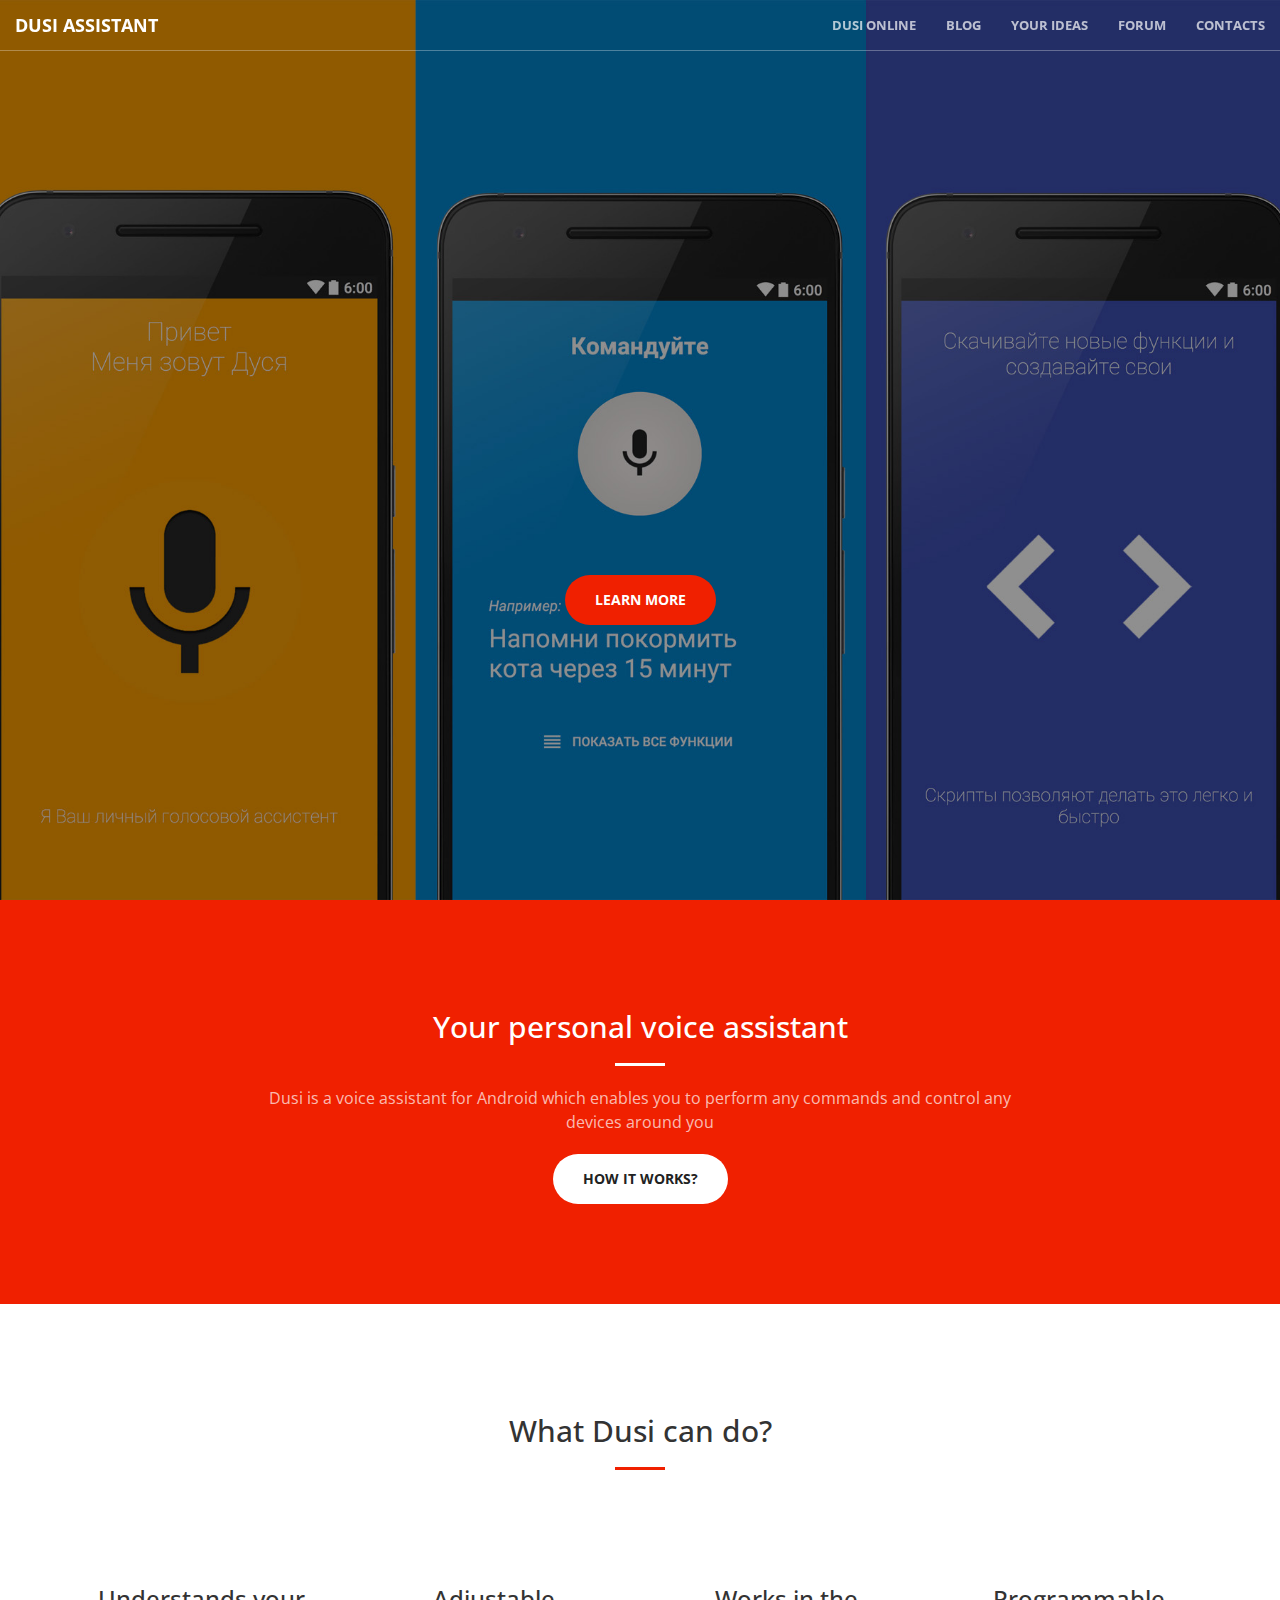
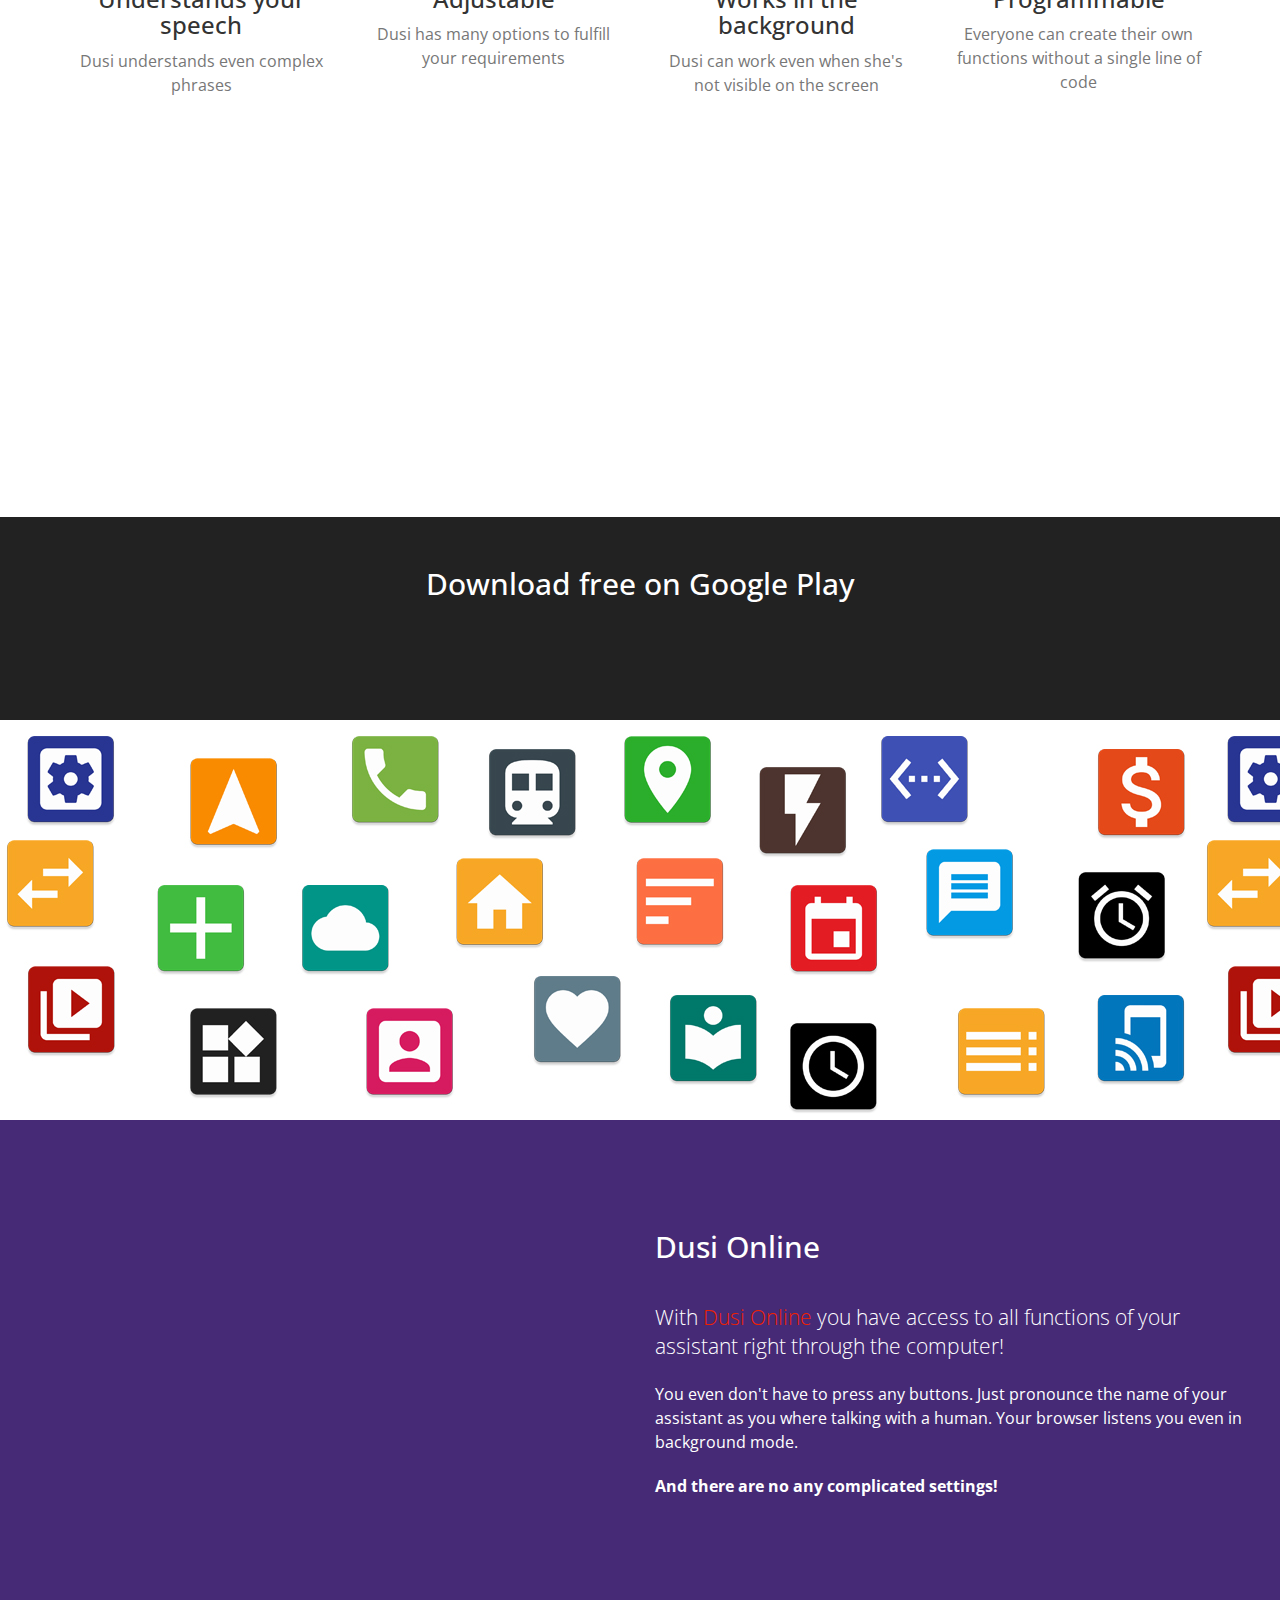
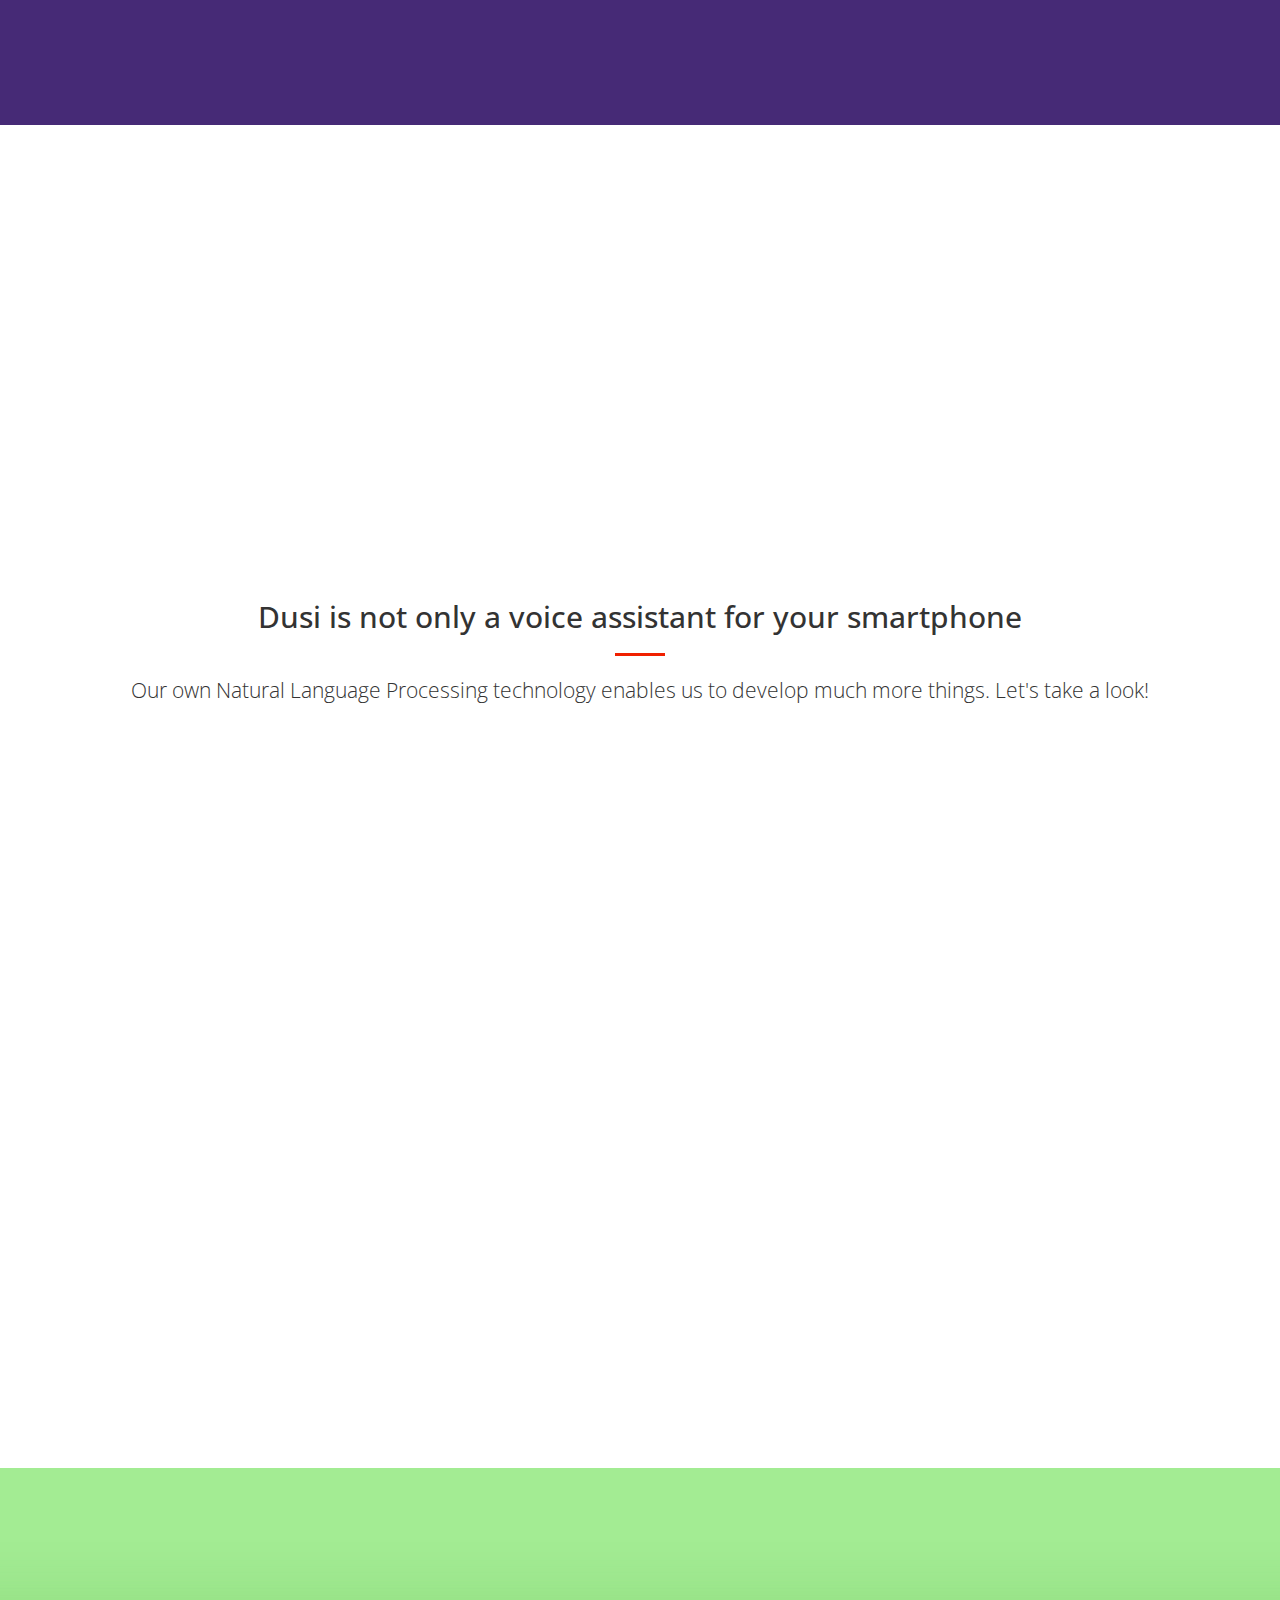
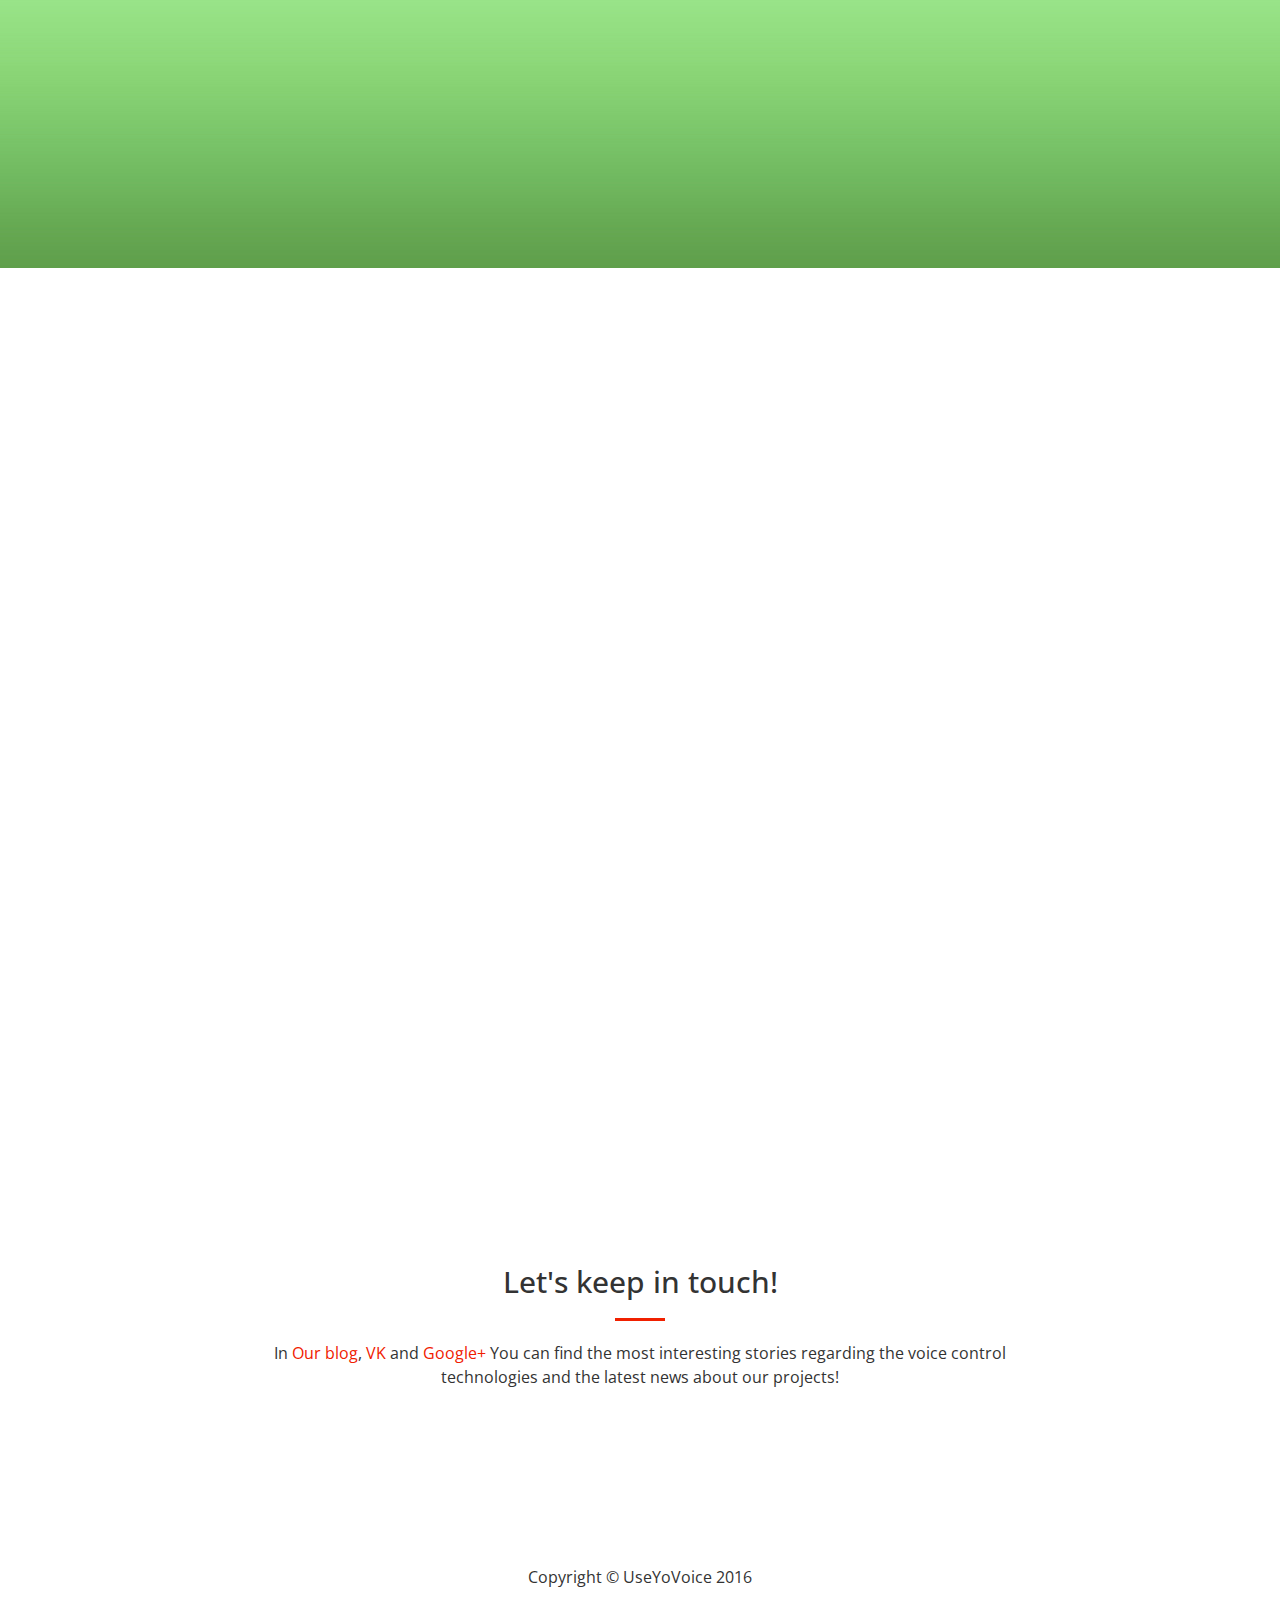
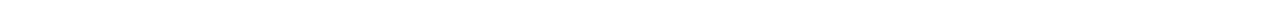
<file: index.html>
<!DOCTYPE html>
<html>
<head>
    <meta charset="utf-8">
    <meta http-equiv="X-UA-Compatible" content="IE=edge">
    <meta name="viewport" content="width=device-width, initial-scale=1">
    <meta name="description" content="Голосовой ассистент Дуся">
    <meta name="author" content="UseYoVoice">

    <title>Ассистент Дуся</title>

    <!-- Bootstrap Core CSS -->
    <link rel="stylesheet" href="css/bootstrap.min.css" type="text/css">

    <!-- Custom Fonts -->
    <link href='http://fonts.googleapis.com/css?family=Open+Sans:300italic,400italic,600italic,700italic,800italic,400,300,600,700,800' rel='stylesheet' type='text/css'>
    <link href='http://fonts.googleapis.com/css?family=Merriweather:400,300,300italic,400italic,700,700italic,900,900italic' rel='stylesheet' type='text/css'>
    <link rel="stylesheet" href="font-awesome/css/font-awesome.min.css" type="text/css">

    <!-- Plugin CSS -->
    <link rel="stylesheet" href="css/animate.min.css" type="text/css">

    <!-- Custom CSS -->
    <link rel="stylesheet" href="css/creative.css" type="text/css">

    <link rel="apple-touch-icon" sizes="57x57" href="favicon/apple-icon-57x57.png">
    <link rel="apple-touch-icon" sizes="60x60" href="favicon/apple-icon-60x60.png">
    <link rel="apple-touch-icon" sizes="72x72" href="favicon/apple-icon-72x72.png">
    <link rel="apple-touch-icon" sizes="76x76" href="favicon/apple-icon-76x76.png">
    <link rel="apple-touch-icon" sizes="114x114" href="favicon/apple-icon-114x114.png">
    <link rel="apple-touch-icon" sizes="120x120" href="favicon/apple-icon-120x120.png">
    <link rel="apple-touch-icon" sizes="144x144" href="favicon/apple-icon-144x144.png">
    <link rel="apple-touch-icon" sizes="152x152" href="favicon/apple-icon-152x152.png">
    <link rel="apple-touch-icon" sizes="180x180" href="favicon/apple-icon-180x180.png">
    <link rel="icon" type="image/png" sizes="192x192"  href="favicon/android-icon-192x192.png">
    <link rel="icon" type="image/png" sizes="32x32" href="favicon/favicon-32x32.png">
    <link rel="icon" type="image/png" sizes="96x96" href="favicon/favicon-96x96.png">
    <link rel="icon" type="image/png" sizes="16x16" href="favicon/favicon-16x16.png">
    <link rel="manifest" href="favicon/manifest.json">
    <meta name="msapplication-TileColor" content="#ffffff">
    <meta name="msapplication-TileImage" content="favicon/ms-icon-144x144.png">
    <meta name="theme-color" content="#ffffff">

    <script>
        (function(i,s,o,g,r,a,m){i['GoogleAnalyticsObject']=r;i[r]=i[r]||function(){
                    (i[r].q=i[r].q||[]).push(arguments)},i[r].l=1*new Date();a=s.createElement(o),
                m=s.getElementsByTagName(o)[0];a.async=1;a.src=g;m.parentNode.insertBefore(a,m)
        })(window,document,'script','//www.google-analytics.com/analytics.js','ga');
        ga('create', 'UA-41772694-3', 'auto');
        ga('send', 'pageview');
    </script>

    <script type="text/javascript">
        if (!navigator || !navigator.language || navigator.language.indexOf('ru') === -1) {
            window.location = '/en';
        }
    </script>

    <!-- Start of useyovoice Zendesk Widget script -->
    <script>/*<![CDATA[*/window.zEmbed||function(e,t){var n,o,d,i,s,a=[],r=document.createElement("iframe");window.zEmbed=function(){a.push(arguments)},window.zE=window.zE||window.zEmbed,r.src="javascript:false",r.title="",r.role="presentation",(r.frameElement||r).style.cssText="display: none",d=document.getElementsByTagName("script"),d=d[d.length-1],d.parentNode.insertBefore(r,d),i=r.contentWindow,s=i.document;try{o=s}catch(c){n=document.domain,r.src='javascript:var d=document.open();d.domain="'+n+'";void(0);',o=s}o.open()._l=function(){var o=this.createElement("script");n&&(this.domain=n),o.id="js-iframe-async",o.src=e,this.t=+new Date,this.zendeskHost=t,this.zEQueue=a,this.body.appendChild(o)},o.write('<body onload="document._l();">'),o.close()}("https://assets.zendesk.com/embeddable_framework/main.js","useyovoice.zendesk.com");/*]]>*/</script>
    <!-- End of useyovoice Zendesk Widget script -->

    <!-- HTML5 Shim and Respond.js IE8 support of HTML5 elements and media queries -->
    <!-- WARNING: Respond.js doesn't work if you view the page via file:// -->
    <!--[if lt IE 9]>
    <script src="https://oss.maxcdn.com/libs/html5shiv/3.7.0/html5shiv.js"></script>
    <script src="https://oss.maxcdn.com/libs/respond.js/1.4.2/respond.min.js"></script>
    <![endif]-->

</head>

<body id="page-top">

<nav id="mainNav" class="navbar navbar-default navbar-fixed-top">
    <div class="container-fluid">
        <!-- Brand and toggle get grouped for better mobile display -->
        <div class="navbar-header">
            <button type="button" class="navbar-toggle collapsed" data-toggle="collapse" data-target="#bs-example-navbar-collapse-1">
                <span class="sr-only">Toggle navigation</span>
                <span class="icon-bar"></span>
                <span class="icon-bar"></span>
                <span class="icon-bar"></span>
            </button>
            <a class="navbar-brand page-scroll" href="#page-top">Ассистент Дуся</a>
        </div>

        <!-- Collect the nav links, forms, and other content for toggling -->
        <div class="collapse navbar-collapse" id="bs-example-navbar-collapse-1">
            <ul class="nav navbar-nav navbar-right">
                <li>
                    <a class="page-scroll" href="#online">Дуся Online</a>
                </li>
                <li>
                    <a class="page-scroll" href="http://blog.dusi.mobi">Блог</a>
                </li>
                <li>
                    <a class="page-scroll" href="http://idea.dusi.mobi">Ваши идеи</a>
                </li>
                <li>
                    <a class="page-scroll" href="http://blog.dusi.mobi/forum/">Форум</a>
                </li>
                <li>
                    <a class="page-scroll" href="#contact">Контакты</a>
                </li>
            </ul>
        </div>
        <!-- /.navbar-collapse -->
    </div>
    <!-- /.container-fluid -->
</nav>

<header>
    <div class="header-content">
        <div class="header-content-inner">
            <a href="#about" class="btn btn-primary btn-xl page-scroll wow bounceIn">Подробнее</a>
        </div>
    </div>
</header>

<section class="bg-primary" id="about">
    <div class="container">
        <div class="row">
            <div class="col-lg-8 col-lg-offset-2 text-center">
                <h2 class="section-heading">Ваш личный голосовой ассистент</h2>
                <hr class="light">
                <p class="text-faded">Дуся - это голосовой ассистент для платформы Android, который умеет выполнять безграничное множество команд и управлять не только Вашим смартфоном</p>
                <a href="https://www.youtube.com/watch?v=qS35rHyxuds" target="_blank" class="btn btn-default btn-xl">Как это работает?</a>
            </div>
        </div>
    </div>
</section>

<section id="services">
    <div class="container">
        <div class="row">
            <div class="col-lg-12 text-center">
                <h2 class="section-heading">Что умеет Дуся</h2>
                <hr class="primary">
            </div>
        </div>
    </div>
    <div class="container">
        <div class="row">
            <div class="col-lg-3 col-md-6 text-center">
                <div class="service-box">
                    <i class="fa fa-4x fa-microphone wow bounceIn text-primary"></i>
                    <h3>Понимает Вашу речь</h3>
                    <p class="text-muted">Дуся понимает даже очень сложные команды на русском языке</p>
                </div>
            </div>
            <div class="col-lg-3 col-md-6 text-center">
                <div class="service-box">
                    <i class="fa fa-4x fa-cog wow bounceIn text-primary" data-wow-delay=".1s"></i>
                    <h3>Настраивается</h3>
                    <p class="text-muted">У Дуси множество настроек для выполнения Ваших требований</p>
                </div>
            </div>
            <div class="col-lg-3 col-md-6 text-center">
                <div class="service-box">
                    <i class="fa fa-4x fa-mobile-phone wow bounceIn text-primary" data-wow-delay=".2s"></i>
                    <h3>Работает в фоне</h3>
                    <p class="text-muted">Дуся может работать даже когда ее не видно на экране</p>
                </div>
            </div>
            <div class="col-lg-3 col-md-6 text-center">
                <div class="service-box">
                    <i class="fa fa-4x fa-code wow bounceIn text-primary" data-wow-delay=".3s"></i>
                    <h3>Программируется</h3>
                    <p class="text-muted">Каждый может создать свои функции без единой строчки кода</p>
                </div>
            </div>
        </div>
    </div>
</section>

<section class="no-padding" id="portfolio">
    <div class="container-fluid">
        <div class="row no-gutter">
            <div class="col-lg-4 col-sm-12">
                <iframe width="560" height="315" src="https://www.youtube.com/embed/qS35rHyxuds" frameborder="0" allowfullscreen></iframe>
            </div>
            <div class="col-lg-4 col-sm-12">
                <iframe width="560" height="315" src="https://www.youtube.com/embed/B_lF0CoZ-0c" frameborder="0" allowfullscreen></iframe>
            </div>
            <div class="col-lg-4 col-sm-12">
                <iframe width="560" height="315" src="https://www.youtube.com/embed/h1h1s4A1F0g" frameborder="0" allowfullscreen></iframe>
            </div>
        </div>
    </div>
</section>

<aside class="bg-dark">
    <div class="container text-center">
        <div class="call-to-action">
            <h2>Скачайте бесплатно на Google Play</h2>
            <a href="https://play.google.com/store/apps/details?id=com.dusiassistant" class="btn btn-default btn-xl wow tada">Скачать</a>
        </div>
    </div>
</aside>

<section class="bg-features">
    <div class="container-fluid">
        <div class="content wow fadeInDown">
            <div class="container text-center">
                <h2 class="section-heading">Уже больше <b>200</b> функций</h2><br/>
                <p class="lead">Уникальная система создания собственных голосовых функций и встроенный маркет</p>
                <h4>Вы не найдете более функционального ассистента сегодня!</h4>
            </div>
        </div>
    </div>
</section>

<section id="online" class="bg-online">
    <div class="container-fluid">
        <div class="row">
            <div class="col-lg-6">
                <iframe width="560" height="400" src="https://www.youtube.com/embed/-sjq3wkGYoE" frameborder="0" allowfullscreen></iframe>
            </div>
            <div class="col-lg-6">
                <h2 class="section-heading">Дуся Online</h2>
                <p class="lead">С помощью нового сервиса <a href="http://online.dusi.mobi">Дуся Online</a> Вы можете управлять всеми функциями Вашего ассистента прямо с компьютера!</p>
                <p>Не нужно даже нажимать на кнопки - просто произносите имя ассистента и нужную команду так, как будто говорите с человеком. Браузер слышит Вас, даже когда он работает в фоне. <b>И никаких сложных настроек!</b></p>
            </div>
        </div>
    </div>
</section>

<aside class="telegram wow fadeIn">
    <div class="container text-center">
        <div class="row">
            <div class="col-lg-8 col-lg-offset-2">
                <h2 class="section-heading wow fadeIn">Командуйте своим виртуальным ассистентом прямо из окна мессенджера!</h2>
            </div>
        </div><br/><br/>
        <div class="row">
            <div class="col-lg-8 col-lg-offset-2 text-center">
                <p class="lead">Без прикосновений к смартфону и не используя голос. Вы можете использовать любое устройство с любой ОС для удаленного управления с помощью Skype или Telegram.</p>
                <a href="http://blog.dusi.mobi/2016/04/13/messenger/" class="btn btn-primary btn-xl page-scroll wow bounceIn">Подробнее</a>
            </div>
        </div>
    </div>
</aside>

<!--<aside class="bg-qr hidden-md">-->
    <!--<div class="container text-center">-->
        <!--<div class="row">-->
            <!--<div class="col-lg-8 col-lg-offset-2">-->
                <!--<h2 class="section-heading wow fadeIn">Запускайте команды QR кодом!</h2>-->
            <!--</div>-->
        <!--</div>-->
        <!--<div class="row">-->
            <!--<div class="col-lg-3">-->
                <!--<img alt="Наведите камеру" class="wow fadeIn" src="http://qrcoder.ru/code/?dusi%3A%2F%2Fsay%3Ftext%3D%EF%F0%E8%E2%E5%F2%21+%FF+%E2%E0%F8+%EB%E8%F7%ED%FB%E9+%E3%EE%EB%EE%F1%EE%E2%EE%E9+%E0%F1%F1%E8%F1%F2%E5%ED%F2&4&0">-->
            <!--</div>-->
            <!--<div class="col-lg-3">-->
                <!--<img alt="Наведите камеру" class="wow fadeIn" data-wow-delay=".3s" src="http://qrcoder.ru/code/?dusi%3A%2F%2Fsay%3Ftext%3D%FF+%F3%EC%E5%FE+%ED%E5+%F2%EE%EB%FC%EA%EE+%F7%E8%F2%E0%F2%FC+%F2%E5%EA%F1%F2+%E8%E7+QR+%EA%EE%E4%EE%E2%2C+%ED%EE+%E8+%E2%FB%EF%EE%EB%ED%FF%F2%FC+%EA%EE%EC%E0%ED%E4%FB&4&0">-->
            <!--</div>-->
            <!--<div class="col-lg-3">-->
                <!--<img alt="Наведите камеру" class="wow fadeIn" data-wow-delay=".6s" src="http://qrcoder.ru/code/?dusi%3A%2F%2Finput%3Ftext%3D%EA%E0%EA%EE%E9+%E4%E5%ED%FC+%ED%E5%E4%E5%EB%E8&6&0">-->
            <!--</div>-->
            <!--<div class="col-lg-3">-->
                <!--<img alt="Наведите камеру" class="wow fadeIn" data-wow-delay=".9s" src="http://qrcoder.ru/code/?dusi%3A%2F%2Finput%3Ftext%3D%E2%F0%E5%EC%FF&6&0">-->
            <!--</div>-->
        <!--</div>-->
        <!--<div class="row">-->
            <!--<div class="col-lg-8 col-lg-offset-2 text-center">-->
                <!--<p class="wow fadeIn" data-wow-delay="1.2s">Установите любую программу для считывания QR кодов и наведите камеру на QR код. Дуся прочитает текст или выполнит команду автоматически!</p>-->
            <!--</div>-->
        <!--</div>-->
    <!--</div>-->
<!--</aside>-->

<section>
    <div class="container">
        <div class="row text-center">
            <h2>Дуся - это не только голосовой ассистент для смартфона</h2>
            <hr class="primary"/>
        </div>
        <div class="row">
            <p class="lead">Технологии распознавания естественного языка, лежащие в основе голосового ассистента, позволяют создавать любые проекты, которые используют голос или текст как средство управления.
                Посмотрите, что нам удалось реализовать на базе этих технологий.</p>
        </div>
    </div>
</section>

<aside class="bg-art wow fadeIn">
    <div class="container">
        <div class="row text-center">
            <iframe width="640" height="360" src="https://www.youtube.com/embed/tRIIMY5VUlk" frameborder="0" allowfullscreen=""></iframe>
        </div>
        <div class="row text-center" style="margin-top: 20px">
            <div class="col-lg-12">
                <p class="lead">Агрегат - это кроссплатформенный фремворк для создания голосовых ассистентов любой сложности, которые могут работать на любом компьютере, девайсе и под любой операционной системой.</p>
                <p class="lead">Командуйте прямо с вашего ПК или даже RaspberryPi! Создайте ассистента для ваших нужд. <b>Это бесплатно!</b></p>
                <a href="http://art.dusi.mobi" class="btn btn-primary btn-xl">Подробнее</a>
            </div>
        </div>
    </div>
</aside>

<section class="bg-elsmart">
    <div class="container-fluid">
        <div class="row">
            <div class="col-md-4 hidden-sm hidden-xs">
                <img src="img/elsmart.jpg" alt="ElSmart" class="wow fadeIn">
            </div>
            <div class="col-md-8 col-sm-12 col-xs-12">
                <div class="content wow fadeIn">
                    <h1><b>El</b>Smart</h1>
                    <p class="lead">Первый в мире Android смартфон для незрячих со встроенным голосовым ассистентом.</p>
                    <p>Позволяет выполнять любые операции со смартфоном и сторонними сервисами при помощи голоса и физической клавиатуры вместо сенсорного экрана.</p>
                    <p>Разработан совместно с компанией <a href="http://elitagroup.ru/" target="_blank">ElitaGroup</a></p>
                </div>
            </div>
        </div>
    </div>
</section>

<section class="bg-cardroid wow fadeIn">
    <div class="container">
        <div class="row text-center">
            <img src="img/cardroid.png" alt="Cardroid" style="margin-bottom: 30px">
        </div>
        <div class="row">
            <div class="col-lg-12">
                <p class="lead">Голосовой ассистент для автомагнитол компании Roximo на базе Android позволяет водителю совершать множество действий, не отвлекаясь от дороги.
                    Переключать треки, прокладывать маршруты, совершать звонки через Bluetooth и многое-многое другое.</p>
            </div>
        </div>
        <div class="row text-center">
            <a href="https://www.youtube.com/v/3MJ26TwMQZw&version=3" target="_blank" class="btn btn-success btn-xl wow bounceIn">Посмотрите видео</a>
        </div>
    </div>
</section>



<aside class="bg-markup wow fadeIn">
    <div class="container">
        <div class="row text-center">
            <h1>Speech Markup</h1>
            <h2>API для распознавания смысла речи</h2>
        </div>
        <div class="row" style="margin: 30px">
            <div class="col-lg-12">
                <p class="lead">Онлайн сервис для разработчиков, который позволяет автоматически извлекать смысловые объекты из текста или речи и преобразовывать их в нужный вашей системе формат.
                    И все это - без единой строчки кода! Нужно лишь отправить запрос и получить ответ. И это тоже <b>бесплатно</b>!</p>
            </div>
        </div>
        <div class="row text-center wow bounceIn">
            <a href="http://markup.dusi.mobi" target="_blank" class="btn btn-warning btn-xl">Попробовать</a>
        </div>
    </div>
</aside>

<section id="contact">
    <div class="container">
        <div class="row">
            <div class="col-lg-8 col-lg-offset-2 text-center">
                <h2 class="section-heading">Оставайтесь на связи!</h2>
                <hr class="primary">
                <p>В <a href="http://blog.dusi.mobi">нашем блоге</a>, <a href="https://new.vk.com/dusi_mobi">группе ВКонтакте</a> и в <a href="https://plus.google.com/u/0/communities/102112390188436612789">сообществе Google+</a> Вы можете найти множество интересного из мира голосового управления!</p>
            </div>
        </div>
        <div class="row text-center">
            <div class="col-md-3">
                <a href="http://blog.dusi.mobi" title="Наш блог"><i class="fa fa-wordpress fa-4x wow bounceIn"></i></a>
            </div>
            <div class="col-md-3">
                <a href="https://plus.google.com/u/0/communities/102112390188436612789" title="Мы в Google+"><i class="fa fa-google-plus-square fa-4x wow bounceIn"></i></a>
            </div>
            <div class="col-md-3">
                <a href="https://vk.com/dusi_mobi" title="Мы ВКонтакте"><i class="fa fa-vk fa-4x wow bounceIn"></i></a>
            </div>
            <div class="col-md-3">
                <a href="https://www.youtube.com/channel/UC63necdCFfx4rURqxSq_AqA/" title="Наш канал Youtube"><i class="fa fa-youtube-play fa-4x wow bounceIn"></i></a>
            </div>
        </div>
    </div>
</section>

<!-- Footer -->
<footer>
    <div class="container text-center">
        <p>Copyright &copy; UseYoVoice 2016</p>
    </div>
</footer>

<!-- jQuery -->
<script src="js/jquery.js"></script>

<!-- Bootstrap Core JavaScript -->
<script src="js/bootstrap.min.js"></script>

<!-- Plugin JavaScript -->
<script src="js/jquery.easing.min.js"></script>
<script src="js/jquery.fittext.js"></script>
<script src="js/wow.min.js"></script>

<!-- Custom Theme JavaScript -->
<script src="js/creative.js"></script>

<script src="js/jquery.cookie-1.4.1.min.js"></script>

</body>

</html>
</file>
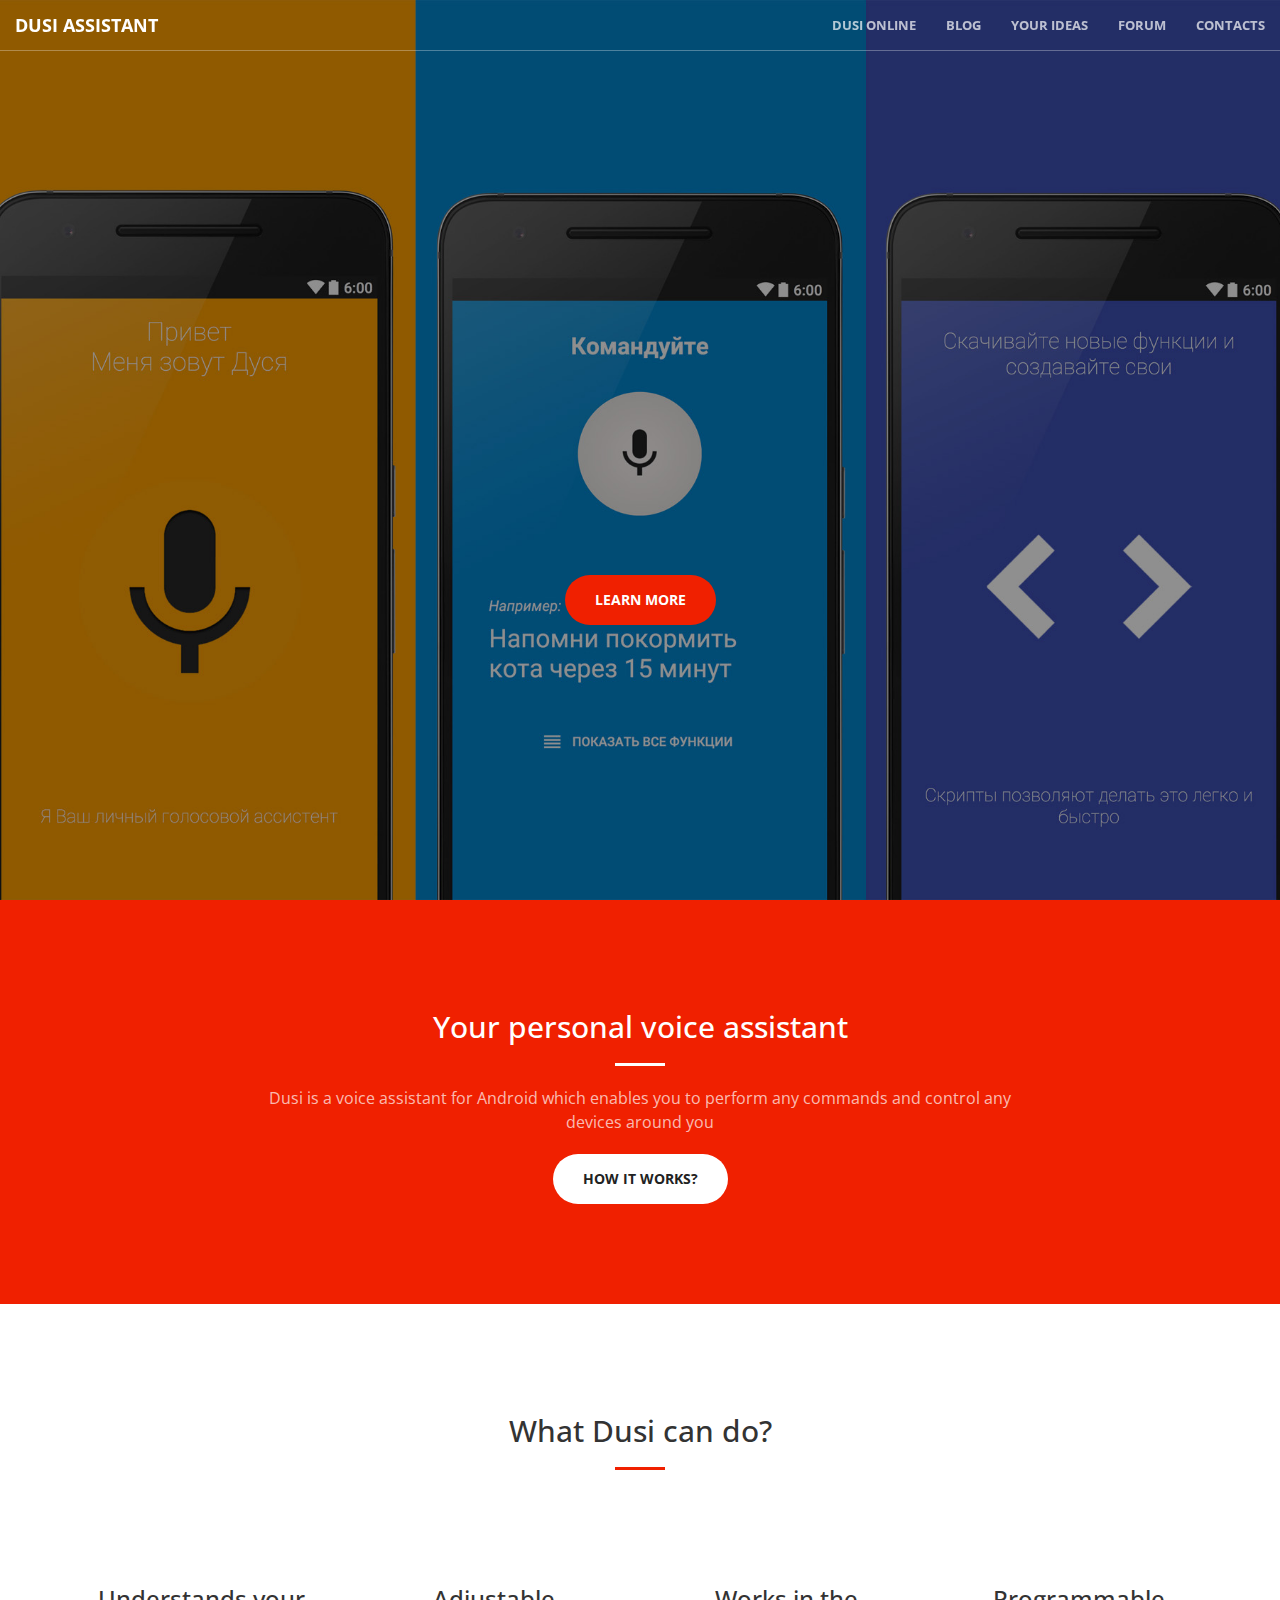
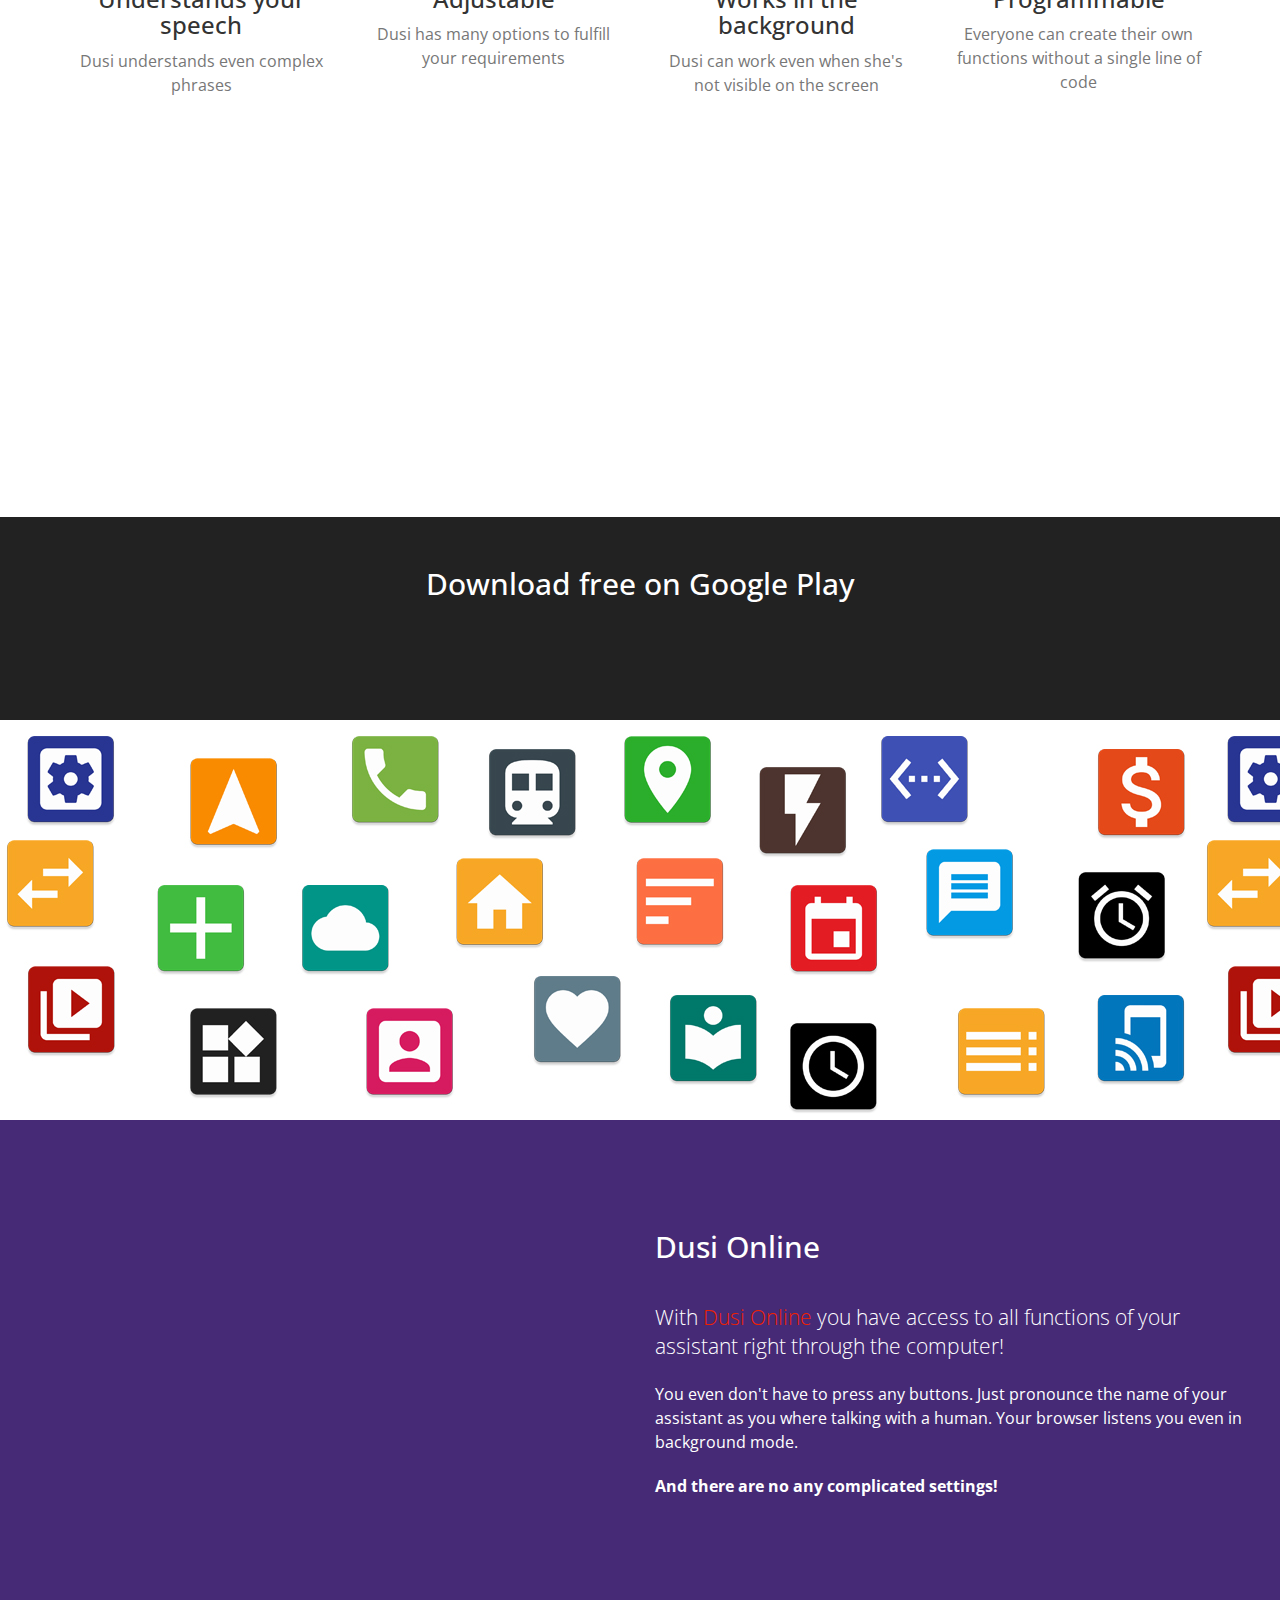
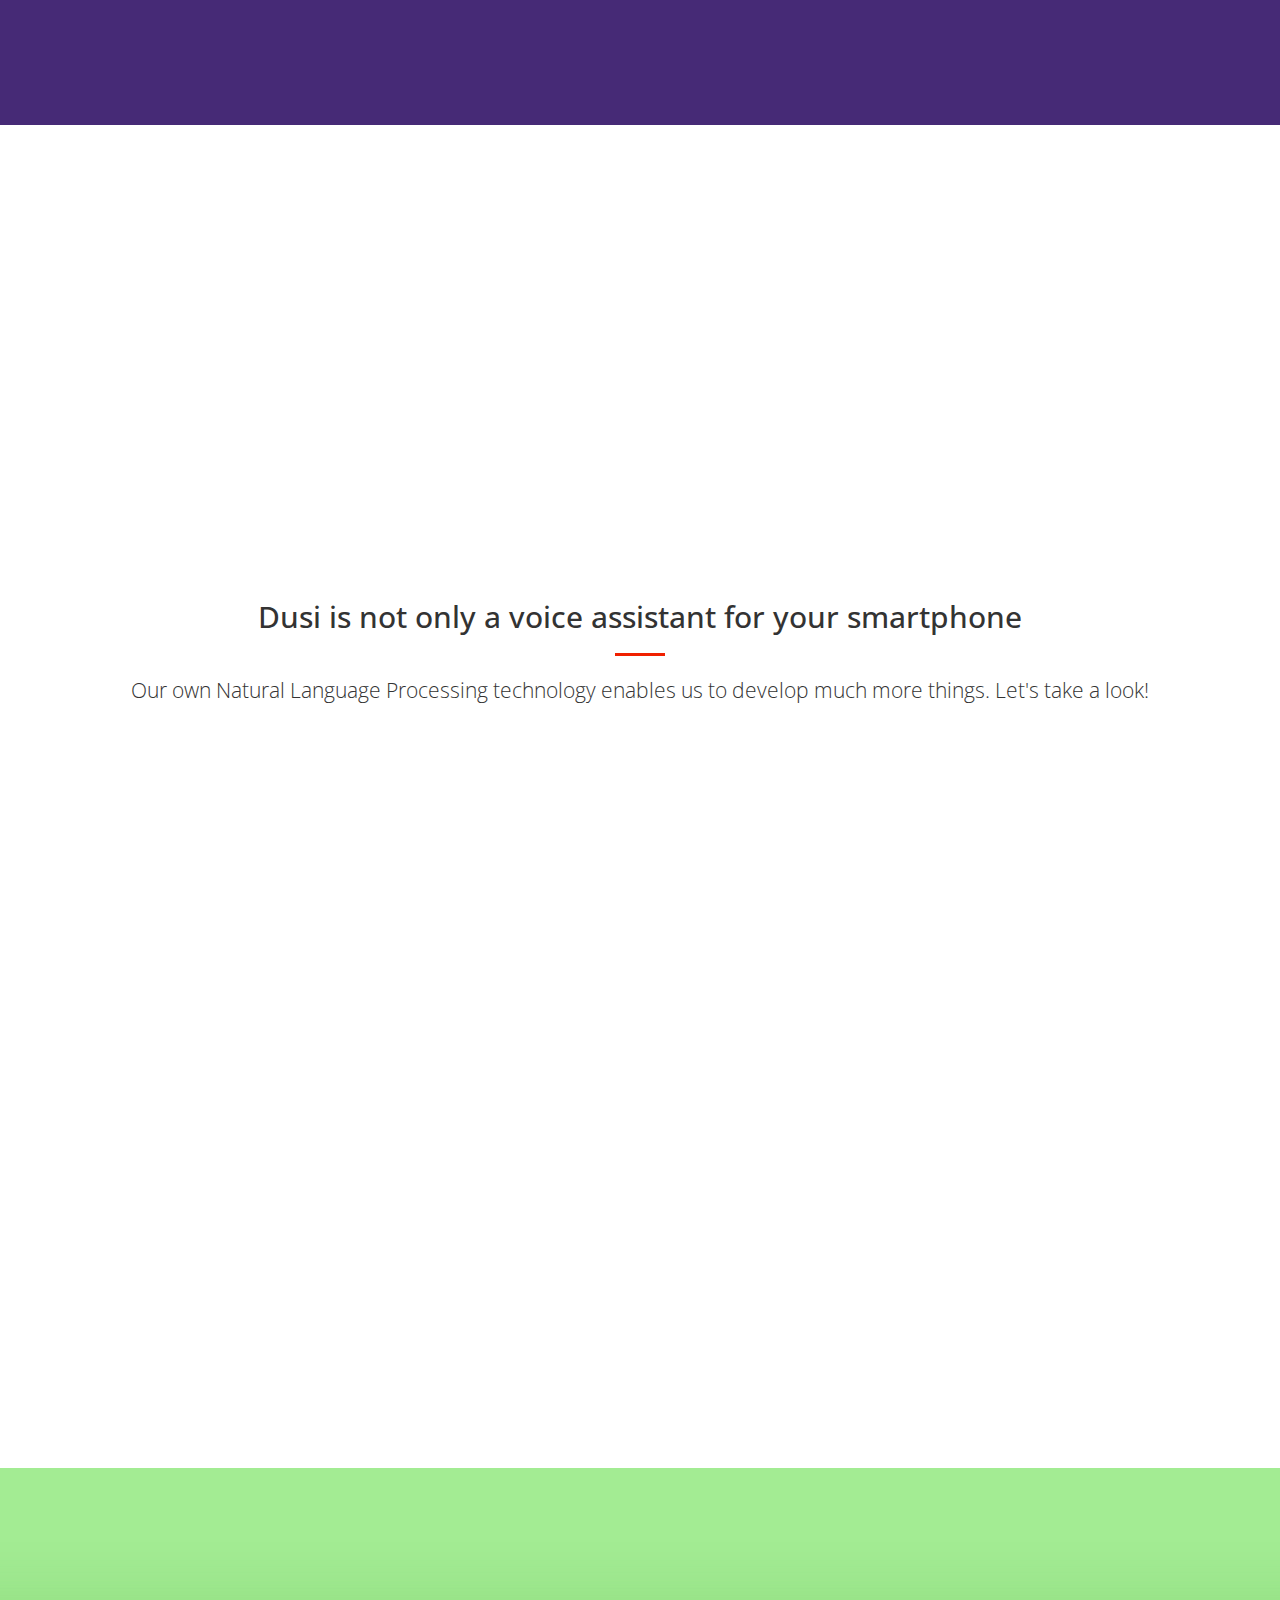
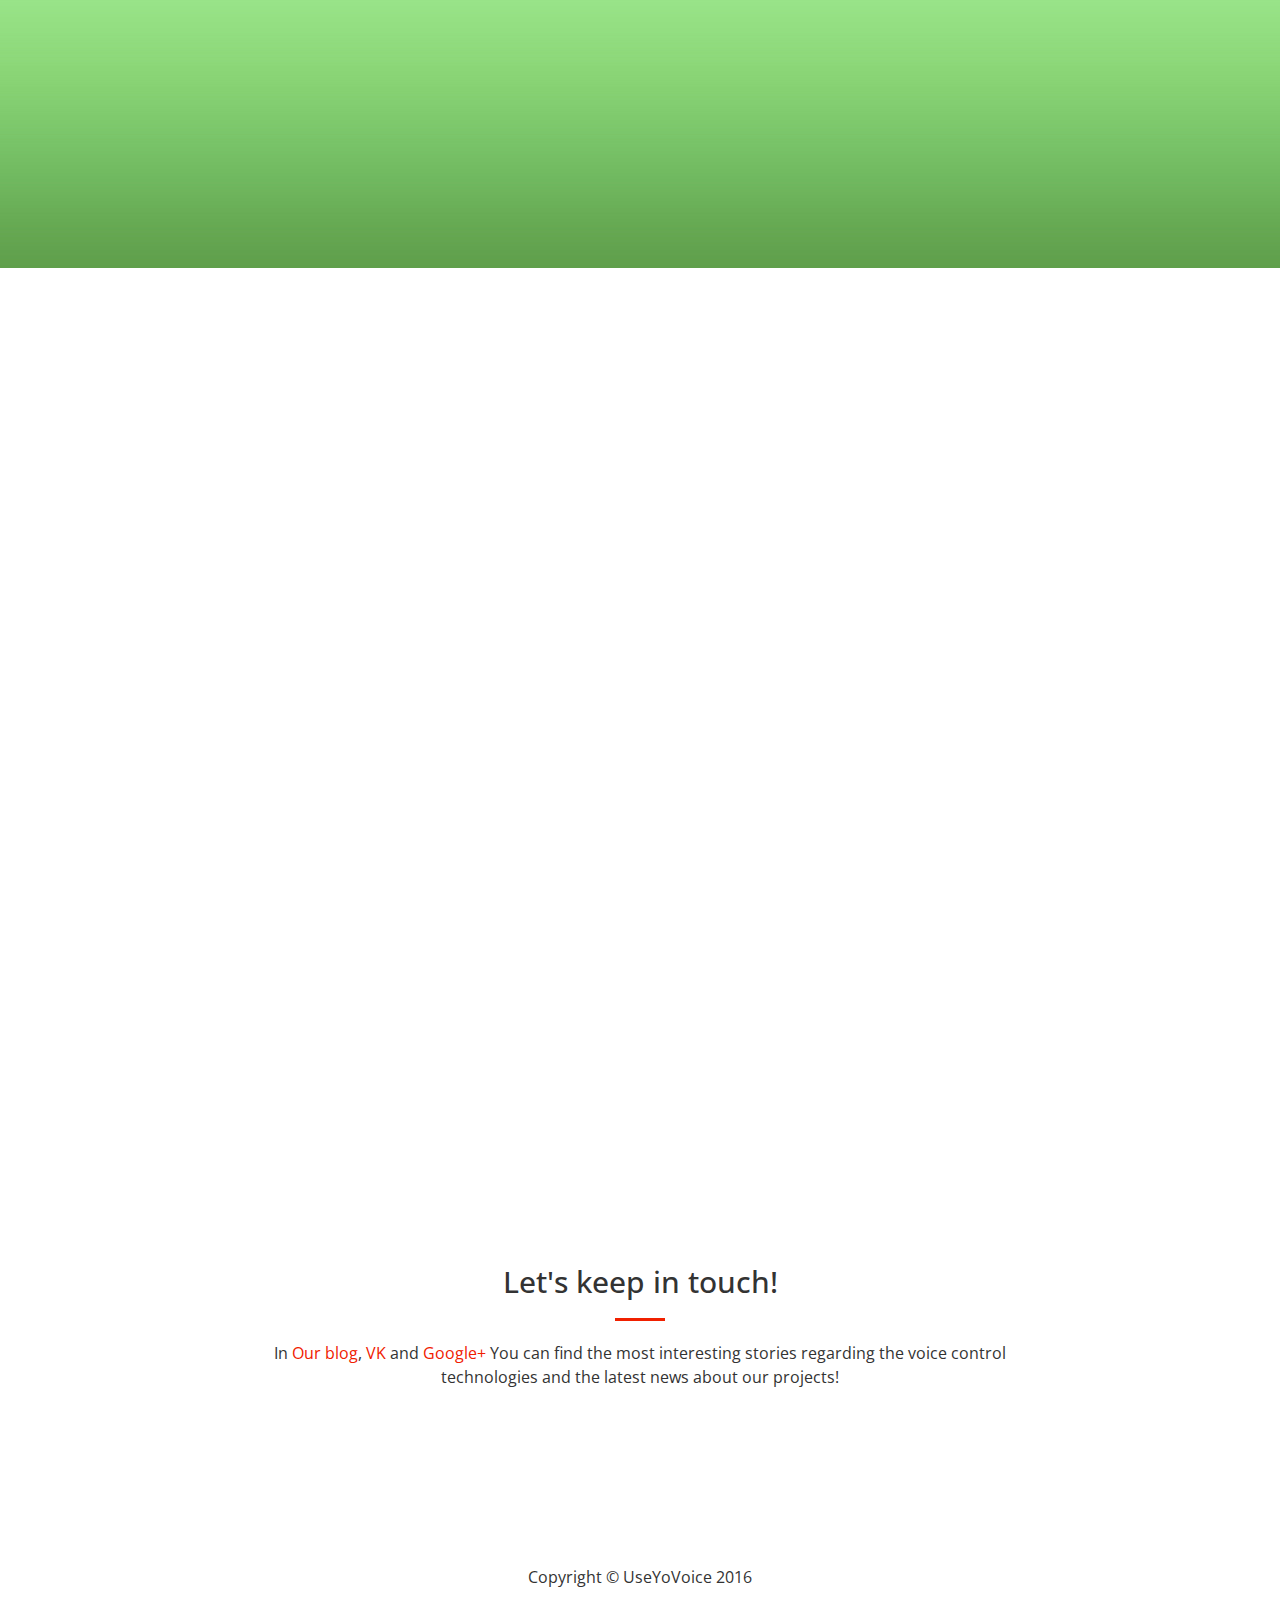
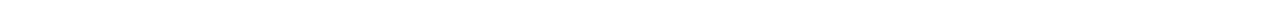
<file: en/index.html>
<!DOCTYPE html>
<html>
<head>
    <meta charset="utf-8">
    <meta http-equiv="X-UA-Compatible" content="IE=edge">
    <meta name="viewport" content="width=device-width, initial-scale=1">
    <meta name="description" content="Voice Assistant Dusi">
    <meta name="author" content="UseYoVoice">

    <title>Dusi Assistant</title>

    <!-- Bootstrap Core CSS -->
    <link rel="stylesheet" href="../css/bootstrap.min.css" type="text/css">

    <!-- Custom Fonts -->
    <link href='http://fonts.googleapis.com/css?family=Open+Sans:300italic,400italic,600italic,700italic,800italic,400,300,600,700,800' rel='stylesheet' type='text/css'>
    <link href='http://fonts.googleapis.com/css?family=Merriweather:400,300,300italic,400italic,700,700italic,900,900italic' rel='stylesheet' type='text/css'>
    <link rel="stylesheet" href="../font-awesome/css/font-awesome.min.css" type="text/css">

    <!-- Plugin CSS -->
    <link rel="stylesheet" href="../css/animate.min.css" type="text/css">

    <!-- Custom CSS -->
    <link rel="stylesheet" href="../css/creative.css" type="text/css">

    <link rel="apple-touch-icon" sizes="57x57" href="../favicon/apple-icon-57x57.png">
    <link rel="apple-touch-icon" sizes="60x60" href="../favicon/apple-icon-60x60.png">
    <link rel="apple-touch-icon" sizes="72x72" href="../favicon/apple-icon-72x72.png">
    <link rel="apple-touch-icon" sizes="76x76" href="../favicon/apple-icon-76x76.png">
    <link rel="apple-touch-icon" sizes="114x114" href="../favicon/apple-icon-114x114.png">
    <link rel="apple-touch-icon" sizes="120x120" href="../favicon/apple-icon-120x120.png">
    <link rel="apple-touch-icon" sizes="144x144" href="../favicon/apple-icon-144x144.png">
    <link rel="apple-touch-icon" sizes="152x152" href="../favicon/apple-icon-152x152.png">
    <link rel="apple-touch-icon" sizes="180x180" href="../favicon/apple-icon-180x180.png">
    <link rel="icon" type="image/png" sizes="192x192"  href="../favicon/android-icon-192x192.png">
    <link rel="icon" type="image/png" sizes="32x32" href="../favicon/favicon-32x32.png">
    <link rel="icon" type="image/png" sizes="96x96" href="../favicon/favicon-96x96.png">
    <link rel="icon" type="image/png" sizes="16x16" href="../favicon/favicon-16x16.png">
    <link rel="manifest" href="../favicon/manifest.json">
    <meta name="msapplication-TileColor" content="#ffffff">
    <meta name="msapplication-TileImage" content="../favicon/ms-icon-144x144.png">
    <meta name="theme-color" content="#ffffff">

    <script>
        (function(i,s,o,g,r,a,m){i['GoogleAnalyticsObject']=r;i[r]=i[r]||function(){
                    (i[r].q=i[r].q||[]).push(arguments)},i[r].l=1*new Date();a=s.createElement(o),
                m=s.getElementsByTagName(o)[0];a.async=1;a.src=g;m.parentNode.insertBefore(a,m)
        })(window,document,'script','//www.google-analytics.com/analytics.js','ga');
        ga('create', 'UA-41772694-3', 'auto');
        ga('send', 'pageview');
    </script>

    <!-- Start of useyovoice Zendesk Widget script -->
    <script>/*<![CDATA[*/window.zEmbed||function(e,t){var n,o,d,i,s,a=[],r=document.createElement("iframe");window.zEmbed=function(){a.push(arguments)},window.zE=window.zE||window.zEmbed,r.src="javascript:false",r.title="",r.role="presentation",(r.frameElement||r).style.cssText="display: none",d=document.getElementsByTagName("script"),d=d[d.length-1],d.parentNode.insertBefore(r,d),i=r.contentWindow,s=i.document;try{o=s}catch(c){n=document.domain,r.src='javascript:var d=document.open();d.domain="'+n+'";void(0);',o=s}o.open()._l=function(){var o=this.createElement("script");n&&(this.domain=n),o.id="js-iframe-async",o.src=e,this.t=+new Date,this.zendeskHost=t,this.zEQueue=a,this.body.appendChild(o)},o.write('<body onload="document._l();">'),o.close()}("https://assets.zendesk.com/embeddable_framework/main.js","useyovoice.zendesk.com");/*]]>*/</script>
    <!-- End of useyovoice Zendesk Widget script -->

    <!-- HTML5 Shim and Respond.js IE8 support of HTML5 elements and media queries -->
    <!-- WARNING: Respond.js doesn't work if you view the page via file:// -->
    <!--[if lt IE 9]>
    <script src="https://oss.maxcdn.com/libs/html5shiv/3.7.0/html5shiv.js"></script>
    <script src="https://oss.maxcdn.com/libs/respond.js/1.4.2/respond.min.js"></script>
    <![endif]-->

</head>

<body id="page-top">

<nav id="mainNav" class="navbar navbar-default navbar-fixed-top">
    <div class="container-fluid">
        <!-- Brand and toggle get grouped for better mobile display -->
        <div class="navbar-header">
            <button type="button" class="navbar-toggle collapsed" data-toggle="collapse" data-target="#bs-example-navbar-collapse-1">
                <span class="sr-only">Toggle navigation</span>
                <span class="icon-bar"></span>
                <span class="icon-bar"></span>
                <span class="icon-bar"></span>
            </button>
            <a class="navbar-brand page-scroll" href="#page-top">Dusi Assistant</a>
        </div>

        <!-- Collect the nav links, forms, and other content for toggling -->
        <div class="collapse navbar-collapse" id="bs-example-navbar-collapse-1">
            <ul class="nav navbar-nav navbar-right">
                <li>
                    <a class="page-scroll" href="#online">Dusi Online</a>
                </li>
                <li>
                    <a class="page-scroll" href="http://blog.dusi.mobi">Blog</a>
                </li>
                <li>
                    <a class="page-scroll" href="http://idea.dusi.mobi">Your ideas</a>
                </li>
                <li>
                    <a class="page-scroll" href="http://blog.dusi.mobi/forum/">Forum</a>
                </li>
                <li>
                    <a class="page-scroll" href="#contact">Contacts</a>
                </li>
            </ul>
        </div>
        <!-- /.navbar-collapse -->
    </div>
    <!-- /.container-fluid -->
</nav>

<header>
    <div class="header-content">
        <div class="header-content-inner">
            <a href="#about" class="btn btn-primary btn-xl page-scroll wow bounceIn">Learn More</a>
        </div>
    </div>
</header>

<section class="bg-primary" id="about">
    <div class="container">
        <div class="row">
            <div class="col-lg-8 col-lg-offset-2 text-center">
                <h2 class="section-heading">Your personal voice assistant</h2>
                <hr class="light">
                <p class="text-faded">Dusi is a voice assistant for Android which enables you to perform any commands and control any devices around you</p>
                <a href="https://www.youtube.com/watch?v=qS35rHyxuds" target="_blank" class="btn btn-default btn-xl">How it works?</a>
            </div>
        </div>
    </div>
</section>

<section id="services">
    <div class="container">
        <div class="row">
            <div class="col-lg-12 text-center">
                <h2 class="section-heading">What Dusi can do?</h2>
                <hr class="primary">
            </div>
        </div>
    </div>
    <div class="container">
        <div class="row">
            <div class="col-lg-3 col-md-6 text-center">
                <div class="service-box">
                    <i class="fa fa-4x fa-microphone wow bounceIn text-primary"></i>
                    <h3>Understands your speech</h3>
                    <p class="text-muted">Dusi understands even complex phrases</p>
                </div>
            </div>
            <div class="col-lg-3 col-md-6 text-center">
                <div class="service-box">
                    <i class="fa fa-4x fa-cog wow bounceIn text-primary" data-wow-delay=".1s"></i>
                    <h3>Adjustable</h3>
                    <p class="text-muted">Dusi has many options to fulfill your requirements</p>
                </div>
            </div>
            <div class="col-lg-3 col-md-6 text-center">
                <div class="service-box">
                    <i class="fa fa-4x fa-mobile-phone wow bounceIn text-primary" data-wow-delay=".2s"></i>
                    <h3>Works in the background</h3>
                    <p class="text-muted">Dusi can work even when she's not visible on the screen</p>
                </div>
            </div>
            <div class="col-lg-3 col-md-6 text-center">
                <div class="service-box">
                    <i class="fa fa-4x fa-code wow bounceIn text-primary" data-wow-delay=".3s"></i>
                    <h3>Programmable</h3>
                    <p class="text-muted">Everyone can create their own functions without a single line of code</p>
                </div>
            </div>
        </div>
    </div>
</section>

<section class="no-padding" id="portfolio">
    <div class="container-fluid">
        <div class="row no-gutter">
            <div class="col-lg-4 col-sm-12">
                <iframe width="560" height="315" src="https://www.youtube.com/embed/qS35rHyxuds" frameborder="0" allowfullscreen></iframe>
            </div>
            <div class="col-lg-4 col-sm-12">
                <iframe width="560" height="315" src="https://www.youtube.com/embed/B_lF0CoZ-0c" frameborder="0" allowfullscreen></iframe>
            </div>
            <div class="col-lg-4 col-sm-12">
                <iframe width="560" height="315" src="https://www.youtube.com/embed/h1h1s4A1F0g" frameborder="0" allowfullscreen></iframe>
            </div>
        </div>
    </div>
</section>

<aside class="bg-dark">
    <div class="container text-center">
        <div class="call-to-action">
            <h2>Download free on Google Play</h2>
            <a href="https://play.google.com/store/apps/details?id=com.dusiassistant" class="btn btn-default btn-xl wow tada">Download</a>
        </div>
    </div>
</aside>

<section class="bg-features">
    <div class="container-fluid">
        <div class="content wow fadeInDown">
            <div class="container text-center">
                <h2 class="section-heading">More than <b>200</b> skills</h2><br/>
                <p class="lead">Dusi enables users to create their own features and share them through the internal skills market</p>
                <h4>There is no more advanced voice assistant today!</h4>
            </div>
        </div>
    </div>
</section>

<section id="online" class="bg-online">
    <div class="container-fluid">
        <div class="row">
            <div class="col-lg-6">
                <iframe width="560" height="400" src="https://www.youtube.com/embed/-sjq3wkGYoE" frameborder="0" allowfullscreen></iframe>
            </div>
            <div class="col-lg-6">
                <h2 class="section-heading">Dusi Online</h2>
                <p class="lead">With <a href="http://online.dusi.mobi">Dusi Online</a> you have access to all functions of your assistant right through the computer!</p>
                <p>You even don't have to press any buttons. Just pronounce the name of your assistant as you where talking with a human. Your browser listens you even in background mode.</p>
                <p><b>And there are no any complicated settings!</b></p>
            </div>
        </div>
    </div>
</section>

<aside class="telegram wow fadeIn">
    <div class="container text-center">
        <div class="row">
            <div class="col-lg-8 col-lg-offset-2">
                <h2 class="section-heading wow fadeIn">Send commands to your virtual assistant directly through the chat in messenger!</h2>
            </div>
        </div><br/><br/>
        <div class="row">
            <div class="col-lg-8 col-lg-offset-2 text-center">
                <p class="lead">Without touching the smartphone or using voice. You can use any device with any operation system for remote control from Skype or Telegram.</p>
                <a href="http://blog.dusi.mobi/2016/04/13/messenger/" class="btn btn-primary btn-xl page-scroll wow bounceIn">Learn More</a>
            </div>
        </div>
    </div>
</aside>

<!--<aside class="bg-qr hidden-md">-->
    <!--<div class="container text-center">-->
        <!--<div class="row">-->
            <!--<div class="col-lg-8 col-lg-offset-2">-->
                <!--<h2 class="section-heading wow fadeIn">Run commands with QR codes!</h2>-->
            <!--</div>-->
        <!--</div>-->
        <!--<div class="row">-->
            <!--<div class="col-lg-3">-->
                <!--<img alt="Point the camera" class="wow fadeIn" src="http://qrcoder.ru/code/?dusi%3A%2F%2Fsay%3Ftext%3D%EF%F0%E8%E2%E5%F2%21+%FF+%E2%E0%F8+%EB%E8%F7%ED%FB%E9+%E3%EE%EB%EE%F1%EE%E2%EE%E9+%E0%F1%F1%E8%F1%F2%E5%ED%F2&4&0">-->
            <!--</div>-->
            <!--<div class="col-lg-3">-->
                <!--<img alt="Point the camera" class="wow fadeIn" data-wow-delay=".3s" src="http://qrcoder.ru/code/?dusi%3A%2F%2Fsay%3Ftext%3D%FF+%F3%EC%E5%FE+%ED%E5+%F2%EE%EB%FC%EA%EE+%F7%E8%F2%E0%F2%FC+%F2%E5%EA%F1%F2+%E8%E7+QR+%EA%EE%E4%EE%E2%2C+%ED%EE+%E8+%E2%FB%EF%EE%EB%ED%FF%F2%FC+%EA%EE%EC%E0%ED%E4%FB&4&0">-->
            <!--</div>-->
            <!--<div class="col-lg-3">-->
                <!--<img alt="Point the camera" class="wow fadeIn" data-wow-delay=".6s" src="http://qrcoder.ru/code/?dusi%3A%2F%2Finput%3Ftext%3D%EA%E0%EA%EE%E9+%E4%E5%ED%FC+%ED%E5%E4%E5%EB%E8&6&0">-->
            <!--</div>-->
            <!--<div class="col-lg-3">-->
                <!--<img alt="Point the camera" class="wow fadeIn" data-wow-delay=".9s" src="http://qrcoder.ru/code/?dusi%3A%2F%2Finput%3Ftext%3D%E2%F0%E5%EC%FF&6&0">-->
            <!--</div>-->
        <!--</div>-->
        <!--<div class="row">-->
            <!--<div class="col-lg-8 col-lg-offset-2 text-center">-->
                <!--<p class="wow fadeIn" data-wow-delay="1.2s">Install any program for QR codes recognition and point your camera at a QR code. Dusi can read the text and execute it automatically!</p>-->
            <!--</div>-->
        <!--</div>-->
    <!--</div>-->
<!--</aside>-->

<section>
    <div class="container">
        <div class="row text-center">
            <h2>Dusi is not only a voice assistant for your smartphone</h2>
            <hr class="primary"/>
        </div>
        <div class="row text-center">
            <p class="lead">Our own Natural Language Processing technology enables us to develop much more things. Let's take a look!</p>
        </div>
    </div>
</section>

<aside class="bg-art wow fadeIn">
    <div class="container">
        <div class="row text-center">
            <iframe width="640" height="360" src="https://www.youtube.com/embed/tRIIMY5VUlk" frameborder="0" allowfullscreen=""></iframe>
        </div>
        <div class="row" style="margin-top: 20px">
            <div class="col-lg-12">
                <p class="lead">Aggregate is an open-sourced cross-platform framework for voice assistants development. It works on any computer, device and under any operating system.
                    Send commands right from your computer or even RaspberryPi! Create your own voice assistant for your needs. <b>And yes - it's free!</b></p>
            </div>
        </div>
        <div class="row text-center">
            <a href="http://art.dusi.mobi" target="_blank" class="btn btn-primary btn-xl">Learn More</a>
        </div>
    </div>
</aside>

<section class="bg-elsmart">
    <div class="container-fluid">
        <div class="row">
            <div class="col-md-4 hidden-sm hidden-xs">
                <img src="../img/elsmart.jpg" alt="ElSmart" class="wow fadeIn">
            </div>
            <div class="col-md-8 col-sm-12 col-xs-12">
                <div class="content wow fadeIn">
                    <h1><b>El</b>Smart</h1>
                    <p class="lead">The world's first screen-less Android smartphone for blind users with built-in voice assistant.</p>
                    <p>Enables blind users to perform any actions with their device and connect with any service through the voice control and physical keyboard.
                    Unique UX solution provides the best non-visual user experience.</p>
                    <p>Developed with <a href="http://elitagroup.ru/" target="_blank">ElitaGroup company</a></p>
                </div>
            </div>
        </div>
    </div>
</section>

<section class="bg-cardroid wow fadeIn">
    <div class="container">
        <div class="row text-center">
            <img src="../img/cardroid.png" alt="Cardroid" style="margin-bottom: 30px">
        </div>
        <div class="row">
            <div class="col-lg-12">
                <p class="lead">Intelligent voice assistant for your connected car system. Lets the driver to perform any actions without being distracted from the road.
                    Switch audio tracks, get directions, make calls via Bluetooth and much more.</p>
            </div>
        </div>
        <div class="row text-center">
            <a href="https://www.youtube.com/v/3MJ26TwMQZw&version=3" target="_blank" class="btn btn-success btn-xl wow bounceIn">See it in action</a>
        </div>
    </div>
</section>

<aside class="bg-markup wow fadeIn">
    <div class="container">
        <div class="row text-center">
            <h1>Speech Markup</h1>
            <h2>API for speech meaning extraction</h2>
        </div>
        <div class="row" style="margin: 30px">
            <div class="col-lg-12">
                <p class="lead">Online service for developers that automatically extracts semantic objects from any text or speech, and converts them into the desired format of your system.
                    And this can be done without any code! It's only necessary to send a request and get a response. <b>And it is also free!</b></p>
            </div>
        </div>
        <div class="row text-center wow bounceIn">
            <a href="http://markup.dusi.mobi" class="btn btn-warning btn-xl" target="_blank">Try it Now</a>
        </div>
    </div>
</aside>

<section id="contact">
    <div class="container">
        <div class="row">
            <div class="col-lg-8 col-lg-offset-2 text-center">
                <h2 class="section-heading">Let's keep in touch!</h2>
                <hr class="primary">
                <p>In <a href="http://blog.dusi.mobi">Our blog</a>, <a href="https://new.vk.com/dusi_mobi">VK</a> and <a href="https://plus.google.com/u/0/communities/102112390188436612789"> Google+</a> You can find the most interesting stories regarding the voice control technologies and the latest news about our projects!</p>
            </div>
        </div>
        <div class="row text-center">
            <div class="col-md-3">
                <a href="http://blog.dusi.mobi" title="Наш блог"><i class="fa fa-wordpress fa-4x wow bounceIn"></i></a>
            </div>
            <div class="col-md-3">
                <a href="https://plus.google.com/u/0/communities/102112390188436612789" title="Dusi in Google+"><i class="fa fa-google-plus-square fa-4x wow bounceIn"></i></a>
            </div>
            <div class="col-md-3">
                <a href="https://vk.com/dusi_mobi" title="Dusi in VK"><i class="fa fa-vk fa-4x wow bounceIn"></i></a>
            </div>
            <div class="col-md-3">
                <a href="https://www.youtube.com/channel/UC63necdCFfx4rURqxSq_AqA/" title="Dusi in Youtube"><i class="fa fa-youtube-play fa-4x wow bounceIn"></i></a>
            </div>
        </div>
    </div>
</section>

<!-- Footer -->
<footer>
    <div class="container text-center">
        <p>Copyright &copy; UseYoVoice 2016</p>
    </div>
</footer>

<!-- jQuery -->
<script src="../js/jquery.js"></script>

<!-- Bootstrap Core JavaScript -->
<script src="../js/bootstrap.min.js"></script>

<!-- Plugin JavaScript -->
<script src="../js/jquery.easing.min.js"></script>
<script src="../js/jquery.fittext.js"></script>
<script src="../js/wow.min.js"></script>

<!-- Custom Theme JavaScript -->
<script src="../js/creative.js"></script>

<script src="../js/jquery.cookie-1.4.1.min.js"></script>

</body>

</html>
</file>
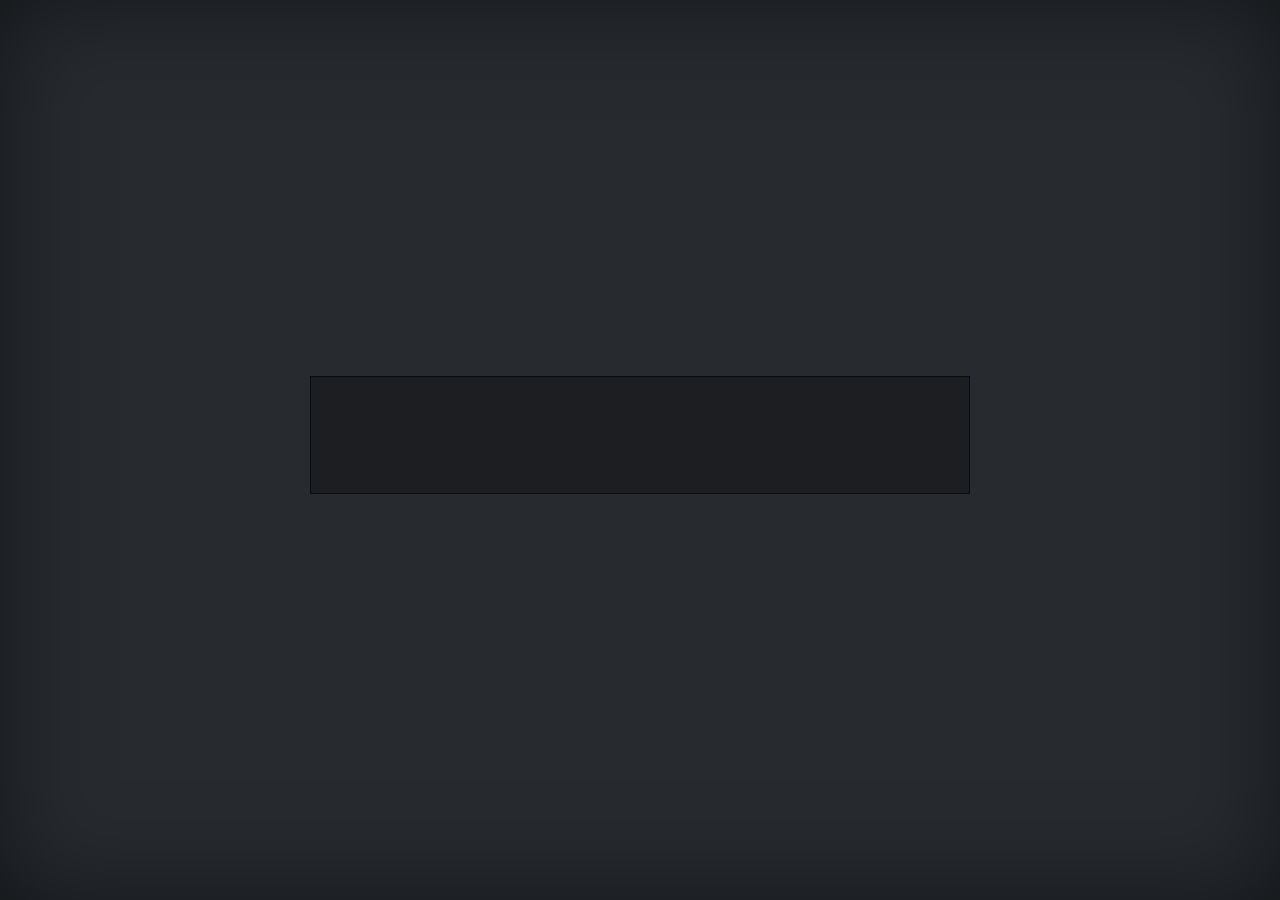
<file: browser.html>
<!DOCTYPE html>
<html>
<head>
    <meta charset="utf-8">
    <meta http-equiv="X-UA-Compatible" content="IE=edge">
    <meta name="viewport" content="width=device-width, initial-scale=1, user-scalable=no">
    <title>Голосовой ассистент Дуся</title>
    <link rel="stylesheet" href="stylesheets/bootstrap.min.css">
    <link rel="stylesheet" href="stylesheets/styles.css">
    <!--[if lt IE 9]>
    <script src="//html5shiv.googlecode.com/svn/trunk/html5.js"></script>
    <![endif]-->
</head>
<body>
    <div class="site-wrapper">
        <div class="site-wrapper-inner">
            <div class="cover-container">
                <div class="inner cover">
                    <div class="jumbotron">
                        <h1 id="browser-id"></h1>
                    </div>
                </div>
            </div>
        </div>
    </div>
    <script src="javascript/jquery-2.1.1.min.js"></script>
    <script src="javascript/bootstrap.min.js"></script>
    <script type="text/javascript">
        function onOpen(id) {
            $('#browser-id').text(id);
        }
    </script>
</body>
</html>
</file>
<file: stylesheets/styles.css>
/*
 * Globals
 */

/*
 * Base structure
 */

html,
body {
  height: 100%;
}
body {
  text-align: center;
}

/* Extra markup and styles for table-esque vertical and horizontal centering */
.site-wrapper {
  display: table;
  width: 100%;
  height: 100%; /* For at least Firefox */
  min-height: 100%;
  -webkit-box-shadow: inset 0 0 100px rgba(0,0,0,.5);
  box-shadow: inset 0 0 100px rgba(0,0,0,.5);
}
.site-wrapper-inner {
  display: table-cell;
  vertical-align: top;
}
.cover-container {
  margin-right: auto;
  margin-left: auto;
}

/* Padding for spacing */
.inner {
  padding: 30px;
}


/*
 * Header
 */
.masthead-brand {
  margin-top: 10px;
  margin-bottom: 10px;
}

.masthead-nav > li {
  display: inline-block;
}
.masthead-nav > li + li {
  margin-left: 20px;
}
.masthead-nav > li > a {
  padding-right: 0;
  padding-left: 0;
  font-size: 16px;
  font-weight: bold;
  color: #fff; /* IE8 proofing */
  color: rgba(255,255,255,.75);
  border-bottom: 2px solid transparent;
}
.masthead-nav > li > a:hover,
.masthead-nav > li > a:focus {
  background-color: transparent;
  border-bottom-color: #a9a9a9;
  border-bottom-color: rgba(255,255,255,.25);
}
.masthead-nav > .active > a,
.masthead-nav > .active > a:hover,
.masthead-nav > .active > a:focus {
  color: #fff;
  border-bottom-color: #fff;
}

@media (min-width: 768px) {
  .masthead-brand {
    float: left;
  }
  .masthead-nav {
    float: right;
  }
}


/*
 * Cover
 */

.cover {
  padding: 0 20px;
}
.cover .btn-lg {
  padding: 10px 20px;
  font-weight: bold;
}


/*
 * Footer
 */

.mastfoot {
  color: #999; /* IE8 proofing */
  color: rgba(255,255,255,.5);
}


/*
 * Affix and center
 */

@media (min-width: 768px) {
  /* Pull out the header and footer */
  .masthead {
    position: fixed;
    top: 0;
  }
  .mastfoot {
    position: fixed;
    bottom: 0;
  }
  /* Start the vertical centering */
  .site-wrapper-inner {
    vertical-align: middle;
  }
  /* Handle the widths */
  .masthead,
  .mastfoot,
  .cover-container {
    width: 100%; /* Must be percentage or pixels for horizontal alignment */
  }
}

@media (min-width: 992px) {
  .masthead,
  .mastfoot,
  .cover-container {
    width: 700px;
  }
}
</file>
<file: css/creative.css>
/*!
 * Start Bootstrap - Creative Bootstrap Theme (http://startbootstrap.com)
 * Code licensed under the Apache License v2.0.
 * For details, see http://www.apache.org/licenses/LICENSE-2.0.
 */

html,
body {
    width: 100%;
    height: 100%;
}

body {
    font-family: Merriweather,'Helvetica Neue',Arial,sans-serif;
}

hr {
    max-width: 50px;
    border-color: #f02000;
    border-width: 3px;
}

hr.light {
    border-color: #fff;
}

a {
    color: #f02000;
    -webkit-transition: all .35s;
    -moz-transition: all .35s;
    transition: all .35s;
}

a:hover,
a:focus {
    color: #eb3812;
}

h1,
h2,
h3,
h4,
h5,
h6 {
    font-family: 'Open Sans','Helvetica Neue',Arial,sans-serif;
}

p {
    margin-bottom: 20px;
    font-size: 16px;
    line-height: 1.5;
    font-family: 'Open Sans','Helvetica Neue',Arial,sans-serif;
}

.bg-primary {
    background-color: #f02000;
}

.bg-dark {
    color: #fff;
    background-color: #222;
}

.bg-features {
    background-image: url("../img/banner.jpg");
    height: 400px;
    padding: 0;
    position: relative;
}

.bg-features > div {
    padding: 0;
    width: 100%;
    position: absolute;
    bottom: 0;
}

.bg-features .content {
    padding: 20px 0;
    min-height: 200px;
    background-color: rgba(255, 255, 255, 0.88);
}

.bg-online {
    color: #fff;
    background-color: #462a76;
}

.bg-art {
    color: #fff;
    background-color: #212621;
}

.bg-elsmart {
    height: 400px;
    padding-top: 0 !important;
    background: url("../img/green_line.jpg") repeat-x;
}

.bg-elsmart .content {
    padding: 40px;
}

.bg-elsmart h1 {
    color: #5b5b5b;
}

.bg-cardroid {
    background-color: #eaebee;
}

.bg-markup {
    background-color: #2b3e50;
    color: #fff;
}

.bg-online .section-heading {
    padding-bottom: 30px;
}

.bg-qr {
    background-color: #4c9d3f;
    color: #fff;
}

.bg-qr .row {
    margin-bottom: 40px;
}

.text-faded {
    color: rgba(255,255,255,.7);
}

section {
    padding: 100px 0;
}

aside {
    padding: 50px 0;
}

.no-padding {
    padding: 0;
}

.navbar-default {
    border-color: rgba(34,34,34,.05);
    font-family: 'Open Sans','Helvetica Neue',Arial,sans-serif;
    background-color: #fff;
    -webkit-transition: all .35s;
    -moz-transition: all .35s;
    transition: all .35s;
}

.navbar-default .navbar-header .navbar-brand {
    text-transform: uppercase;
    font-family: 'Open Sans','Helvetica Neue',Arial,sans-serif;
    font-weight: 700;
    color: #f02000;
}

.navbar-default .navbar-header .navbar-brand:hover,
.navbar-default .navbar-header .navbar-brand:focus {
    color: #eb3812;
}

.navbar-default .nav > li>a,
.navbar-default .nav>li>a:focus {
    text-transform: uppercase;
    font-size: 13px;
    font-weight: 700;
    color: #222;
}

.navbar-default .nav > li>a:hover,
.navbar-default .nav>li>a:focus:hover {
    color: #ff3f05;
}

.navbar-default .nav > li.active>a,
.navbar-default .nav>li.active>a:focus {
    color: #ff3f05!important;
    background-color: transparent;
}

.navbar-default .nav > li.active>a:hover,
.navbar-default .nav>li.active>a:focus:hover {
    background-color: transparent;
}

@media(min-width:768px) {
    .navbar-default {
        border-color: rgba(255,255,255,.3);
        background-color: transparent;
    }

    .navbar-default .navbar-header .navbar-brand {
        color: rgba(255,255,255,.7);
    }

    .navbar-default .navbar-header .navbar-brand:hover,
    .navbar-default .navbar-header .navbar-brand:focus {
        color: #fff;
    }

    .navbar-default .nav > li>a,
    .navbar-default .nav>li>a:focus {
        color: rgba(255,255,255,.7);
    }

    .navbar-default .nav > li>a:hover,
    .navbar-default .nav>li>a:focus:hover {
        color: #fff;
    }

    .navbar-default.affix {
        border-color: rgba(34,34,34,.05);
        background-color: #fff;
    }

    .navbar-default.affix .navbar-header .navbar-brand {
        font-size: 14px;
        color: #f02000;
    }

    .navbar-default.affix .navbar-header .navbar-brand:hover,
    .navbar-default.affix .navbar-header .navbar-brand:focus {
        color: #eb3812;
    }

    .navbar-default.affix .nav > li>a,
    .navbar-default.affix .nav>li>a:focus {
        color: #222;
    }

    .navbar-default.affix .nav > li>a:hover,
    .navbar-default.affix .nav>li>a:focus:hover {
        color: #ff3f05;
    }
}

header {
    position: relative;
    width: 100%;
    min-height: auto;
    text-align: center;
    color: #fff;
    background-image: url(../img/header.jpg);
    background-position: center;
    -webkit-background-size: cover;
    -moz-background-size: cover;
    background-size: cover;
    -o-background-size: cover;
}

header .header-content {
    position: relative;
    width: 100%;
    padding: 100px 15px;
    text-align: center;
}

header .header-content .header-content-inner h1 {
    margin-top: 0;
    margin-bottom: 0;
    text-transform: uppercase;
    font-weight: 700;
}

header .header-content .header-content-inner hr {
    margin: 30px auto;
}

header .header-content .header-content-inner p {
    margin-bottom: 50px;
    font-size: 16px;
    font-weight: 300;
    color: rgba(255,255,255,.7);
}

header .header-content .header-content-inner a {
    margin-top: 300px;
}

@media(min-width:768px) {
    header {
        min-height: 100%;
    }

    header .header-content {
        position: absolute;
        top: 50%;
        padding: 0 50px;
        -webkit-transform: translateY(-50%);
        -ms-transform: translateY(-50%);
        transform: translateY(-50%);
    }

    header .header-content .header-content-inner {
        margin-right: auto;
        margin-left: auto;
        max-width: 1000px;
    }

    header .header-content .header-content-inner p {
        margin-right: auto;
        margin-left: auto;
        max-width: 80%;
        font-size: 18px;
    }
}

.section-heading {
    margin-top: 10px;
}

.service-box {
    margin: 50px auto 0;
    max-width: 400px;
}

@media(min-width:992px) {
    .service-box {
        margin: 20px auto 0;
    }
}

.service-box p {
    margin-bottom: 0;
}

.portfolio-box {
    display: block;
    position: relative;
    margin: 0 auto;
    max-width: 650px;
}

.portfolio-box .portfolio-box-caption {
    display: block;
    position: absolute;
    bottom: 0;
    width: 100%;
    height: 100%;
    text-align: center;
    color: #fff;
    opacity: 0;
    background: rgba(0, 42, 240, 0.9);
    -webkit-transition: all .35s;
    -moz-transition: all .35s;
    transition: all .35s;
}

.portfolio-box .portfolio-box-caption .portfolio-box-caption-content {
    position: absolute;
    top: 50%;
    width: 100%;
    text-align: center;
    transform: translateY(-50%);
}

.portfolio-box .portfolio-box-caption .portfolio-box-caption-content .project-category,
.portfolio-box .portfolio-box-caption .portfolio-box-caption-content .project-name {
    padding: 0 15px;
    font-family: 'Open Sans','Helvetica Neue',Arial,sans-serif;
}

.portfolio-box .portfolio-box-caption .portfolio-box-caption-content .project-category {
    text-transform: uppercase;
    font-size: 14px;
    font-weight: 600;
}

.portfolio-box .portfolio-box-caption .portfolio-box-caption-content .project-name {
    font-size: 18px;
}

.portfolio-box:hover .portfolio-box-caption {
    opacity: 1;
}

.telegram {
    background: url("../img/telegram.png") no-repeat center;
}

@media(min-width:768px) {
    .portfolio-box .portfolio-box-caption .portfolio-box-caption-content .project-category {
        font-size: 16px;
    }

    .portfolio-box .portfolio-box-caption .portfolio-box-caption-content .project-name {
        font-size: 22px;
    }
}

.call-to-action h2 {
    margin: 0 auto 20px;
}

.text-primary {
    color: #f02000;
}

.no-gutter > [class*=col-] {
    padding-right: 0;
    padding-left: 0;
}

.btn-default {
    border-color: #fff;
    color: #222;
    background-color: #fff;
    -webkit-transition: all .35s;
    -moz-transition: all .35s;
    transition: all .35s;
}

.btn-default:hover,
.btn-default:focus,
.btn-default.focus,
.btn-default:active,
.btn-default.active,
.open > .dropdown-toggle.btn-default {
    border-color: #ededed;
    color: #222;
    background-color: #f2f2f2;
}

.btn-default:active,
.btn-default.active,
.open > .dropdown-toggle.btn-default {
    background-image: none;
}

.btn-default.disabled,
.btn-default[disabled],
fieldset[disabled] .btn-default,
.btn-default.disabled:hover,
.btn-default[disabled]:hover,
fieldset[disabled] .btn-default:hover,
.btn-default.disabled:focus,
.btn-default[disabled]:focus,
fieldset[disabled] .btn-default:focus,
.btn-default.disabled.focus,
.btn-default[disabled].focus,
fieldset[disabled] .btn-default.focus,
.btn-default.disabled:active,
.btn-default[disabled]:active,
fieldset[disabled] .btn-default:active,
.btn-default.disabled.active,
.btn-default[disabled].active,
fieldset[disabled] .btn-default.active {
    border-color: #fff;
    background-color: #fff;
}

.btn-default .badge {
    color: #fff;
    background-color: #222;
}

.btn-primary {
    border-color: #f02000;
    color: #fff;
    background-color: #f02000;
    -webkit-transition: all .35s;
    -moz-transition: all .35s;
    transition: all .35s;
}

.btn-primary:hover,
.btn-primary:focus,
.btn-primary.focus,
.btn-primary:active,
.btn-primary.active,
.open > .dropdown-toggle.btn-primary {
    border-color: #f02000;
    color: #fff;
    background-color: #f02000;
}

.btn-primary:active,
.btn-primary.active,
.open > .dropdown-toggle.btn-primary {
    background-image: none;
}

.btn-primary.disabled,
.btn-primary[disabled],
fieldset[disabled] .btn-primary,
.btn-primary.disabled:hover,
.btn-primary[disabled]:hover,
fieldset[disabled] .btn-primary:hover,
.btn-primary.disabled:focus,
.btn-primary[disabled]:focus,
fieldset[disabled] .btn-primary:focus,
.btn-primary.disabled.focus,
.btn-primary[disabled].focus,
fieldset[disabled] .btn-primary.focus,
.btn-primary.disabled:active,
.btn-primary[disabled]:active,
fieldset[disabled] .btn-primary:active,
.btn-primary.disabled.active,
.btn-primary[disabled].active,
fieldset[disabled] .btn-primary.active {
    border-color: #fe3d00;
    background-color: #fe3d00;
}

.btn-primary .badge {
    color: #fe3d00;
    background-color: #fff;
}

.btn {
    border: 0;
    border-radius: 300px;
    text-transform: uppercase;
    font-family: 'Open Sans','Helvetica Neue',Arial,sans-serif;
    font-weight: 700;
}

.btn-xl {
    padding: 15px 30px;
}

::-moz-selection {
    text-shadow: none;
    color: #fff;
    background: #222;
}

::selection {
    text-shadow: none;
    color: #fff;
    background: #222;
}

img::selection {
    color: #fff;
    background: 0 0;
}

img::-moz-selection {
    color: #fff;
    background: 0 0;
}

body {
    webkit-tap-highlight-color: #222;
}

iframe {
    width: 100%;
}

@media only screen and (max-device-width: 800px) {
    #contact a > i.fa {
        margin: 20px;
    }
}
</file>
